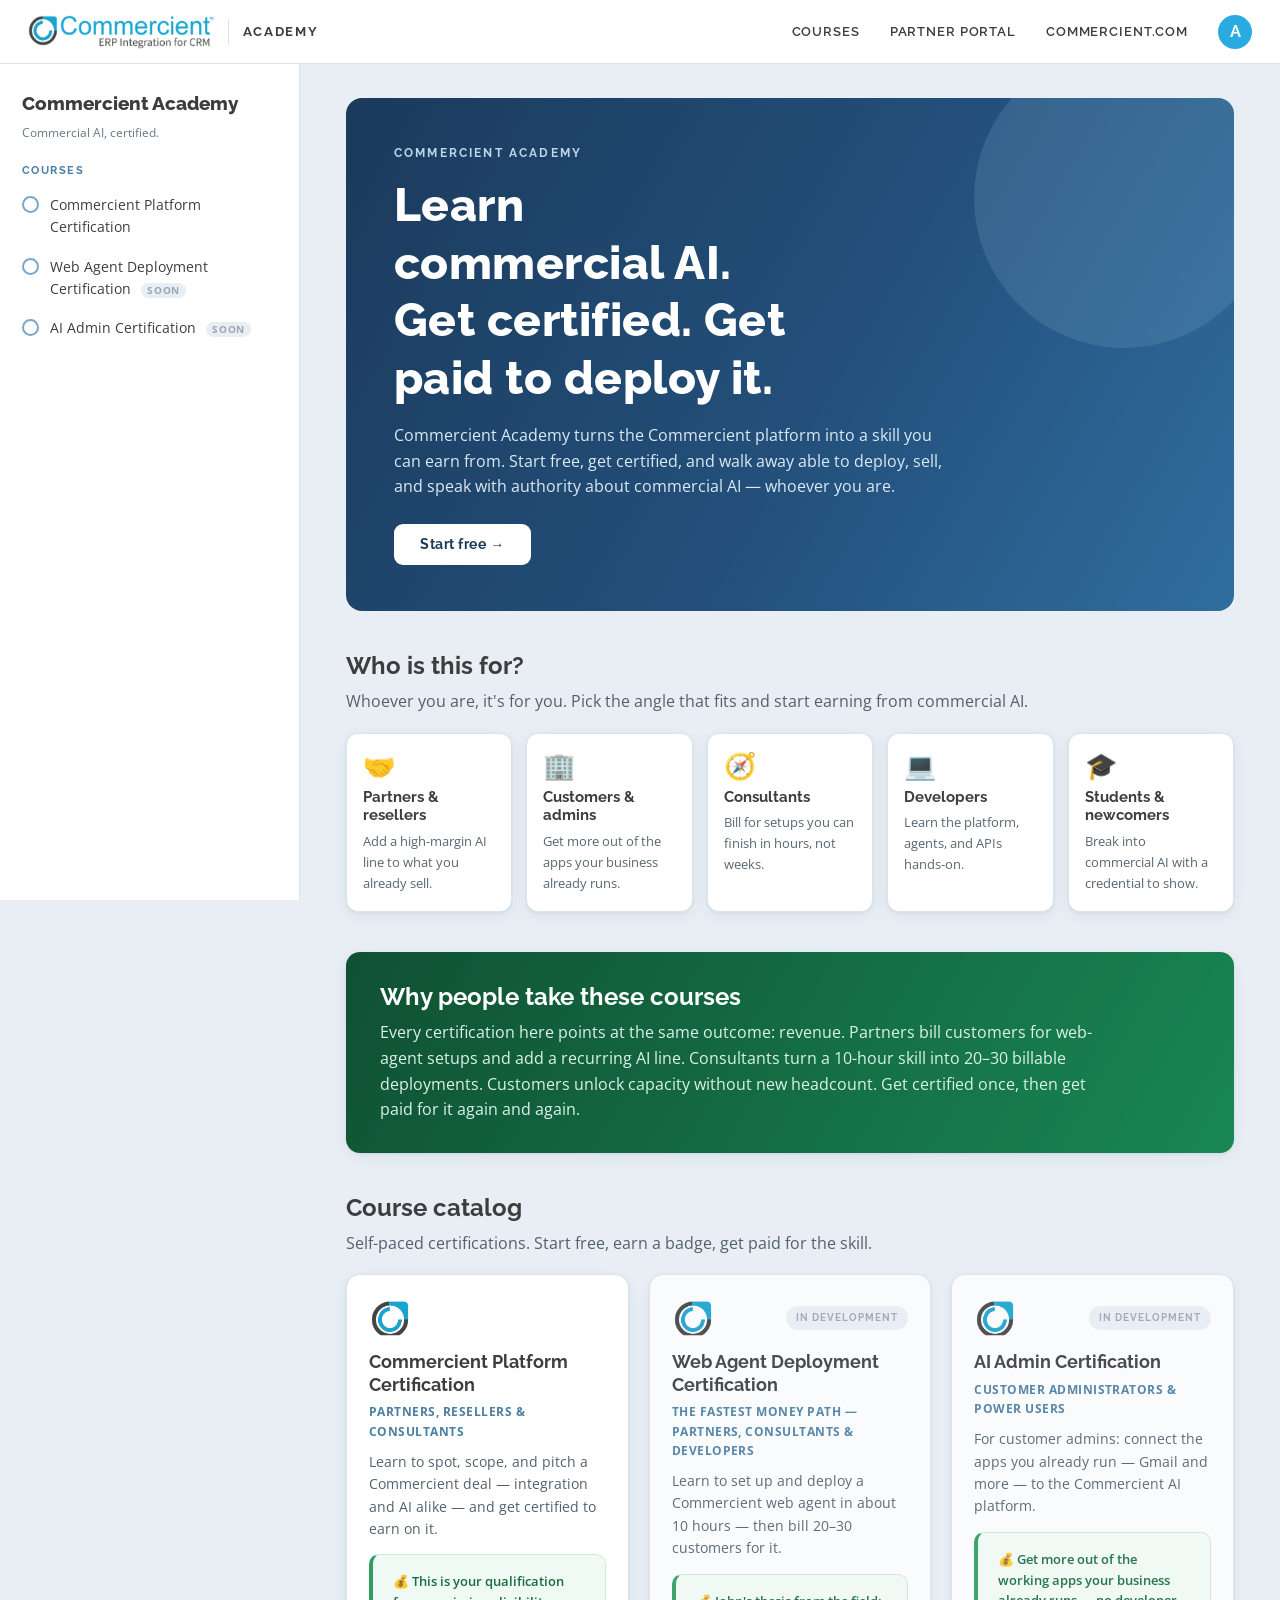
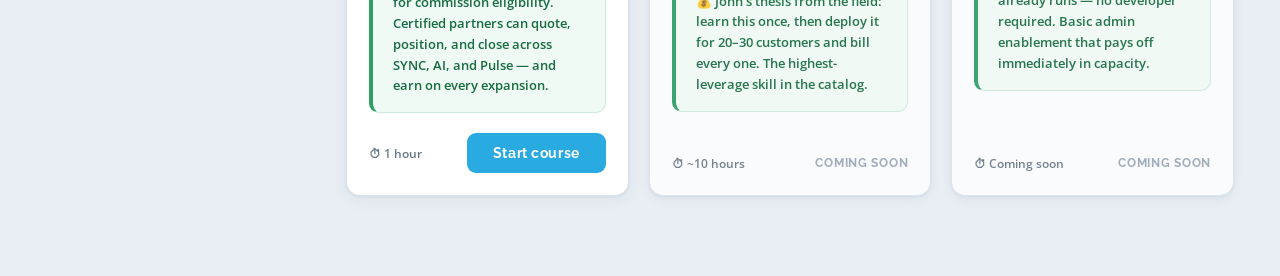
<file: Commercient_Partner_Academy.html>
<!DOCTYPE html>
<html lang="en">
<head>
<meta charset="UTF-8">
<meta name="viewport" content="width=device-width, initial-scale=1.0">
<title>Commercient Academy — Learn commercial AI, get certified</title>
<link rel="icon" href="[data-uri]">
<style>
/* Commercient Partner Academy — styles
   Brand: Teal #29ABE2, Charcoal #3D3D3D, Navy #1B3A5C, Cloud #E8EEF4 */
@import url('https://fonts.googleapis.com/css2?family=Raleway:wght@500;600;700;800&family=Open+Sans:wght@400;600;700&display=swap');

:root{
  --teal:#29ABE2; --charcoal:#3D3D3D; --white:#fff;
  --steel:#4A7FA5; --medblue:#7BA7C8; --pale:#B8D4E4;
  --cloud:#E8EEF4; --navy:#1B3A5C;
  --line:#dbe4ec; --muted:#6a7886;
  --shadow:0 1px 3px rgba(27,58,92,.08),0 4px 16px rgba(27,58,92,.06);
}
*{box-sizing:border-box}
html,body{margin:0;padding:0}
body{font-family:'Open Sans',-apple-system,Segoe UI,sans-serif;color:var(--charcoal);background:var(--cloud);font-size:16px;line-height:1.6}
a{color:var(--teal);text-decoration:none}
a:hover{text-decoration:underline}
h1,h2,h3,h4{font-family:'Raleway',sans-serif;color:var(--charcoal);line-height:1.25}

/* ---------- Top nav ---------- */
.topnav{position:sticky;top:0;z-index:50;display:flex;align-items:center;gap:28px;height:64px;padding:0 28px;background:#fff;border-bottom:1px solid var(--line)}
.topnav .brand{display:flex;align-items:center;gap:14px}
.topnav .brand img{height:34px;display:block}
.topnav .brand .div{width:1px;height:26px;background:var(--line)}
.topnav .brand .acad{font-family:'Raleway';font-weight:700;letter-spacing:.13em;font-size:12.5px;color:var(--charcoal);text-transform:uppercase}
.topnav nav{margin-left:auto;display:flex;gap:30px;align-items:center}
.topnav nav a{font-family:'Raleway';font-weight:600;font-size:12.5px;letter-spacing:.07em;text-transform:uppercase;color:var(--charcoal)}
.topnav nav a:hover{color:var(--teal);text-decoration:none}
.avatar{width:34px;height:34px;border-radius:50%;background:var(--teal);color:#fff;display:flex;align-items:center;justify-content:center;font-weight:700;font-family:'Raleway'}

/* ---------- Layout ---------- */
.shell{display:flex;align-items:flex-start;max-width:1920px;margin:0 auto}
.sidebar{position:sticky;top:64px;align-self:flex-start;width:300px;min-width:300px;height:calc(100vh - 64px);overflow-y:auto;background:#fff;border-right:1px solid var(--line);padding:28px 22px}
.main{flex:1;min-width:0;padding:34px 46px 80px}
.page{max-width:1080px;margin:0 auto}

/* ---------- Sidebar ---------- */
.sb-title{font-family:'Raleway';font-weight:800;font-size:19px;line-height:1.2;margin:0 0 16px}
.sb-overview{display:inline-flex;align-items:center;gap:8px;font-family:'Raleway';font-weight:600;font-size:13px;color:var(--teal);cursor:pointer;text-transform:none;letter-spacing:0}
.sb-overview:hover{text-decoration:underline}
.sb-progress{margin:16px 0 6px}
.sb-bar{height:5px;border-radius:4px;background:var(--cloud);overflow:hidden}
.sb-bar > i{display:block;height:100%;background:var(--teal);width:0;transition:width .4s ease}
.sb-count{font-size:11px;letter-spacing:.12em;text-transform:uppercase;color:var(--muted);font-weight:700;margin-top:8px}
.sb-group{margin-top:22px}
.sb-group > h4{font-size:11px;letter-spacing:.13em;text-transform:uppercase;color:var(--steel);font-weight:700;margin:0 0 8px}
.sb-item{display:flex;align-items:flex-start;gap:11px;padding:8px 10px;margin:1px -10px;border-radius:8px;cursor:pointer;font-size:14px;color:var(--charcoal)}
.sb-item:hover{background:var(--cloud)}
.sb-item.active{background:#e7f4fb;color:#13628a;font-weight:600}
.sb-item .dot{flex:none;width:17px;height:17px;border-radius:50%;border:2px solid var(--medblue);margin-top:2px;position:relative;background:#fff}
.sb-item.done .dot{background:var(--teal);border-color:var(--teal)}
.sb-item.done .dot::after{content:"";position:absolute;left:4px;top:1px;width:4px;height:8px;border:solid #fff;border-width:0 2px 2px 0;transform:rotate(45deg)}

/* ---------- Hero ---------- */
.hero{border-radius:16px;padding:46px 48px;color:#fff;position:relative;overflow:hidden;background:linear-gradient(120deg,#1B3A5C 0%,#23507b 55%,#2f6ea0 100%)}
.hero .circle{position:absolute;right:-40px;top:-50px;width:300px;height:300px;border-radius:50%;background:rgba(123,167,200,.22)}
.hero .eyebrow{font-family:'Raleway';font-weight:700;letter-spacing:.18em;font-size:12px;text-transform:uppercase;color:#bcd6ea;margin:0 0 14px}
.hero h1{color:#fff;font-weight:800;font-size:42px;margin:0 0 16px;letter-spacing:.01em}
.hero p{max-width:78%;color:#dceaf4;font-size:16px;margin:0}
.hero.sm{padding:34px 40px}
.hero.sm h1{font-size:30px;margin-bottom:8px}
.hero .est{display:inline-block;margin-top:14px;background:rgba(255,255,255,.14);border:1px solid rgba(255,255,255,.25);padding:5px 14px;border-radius:30px;font-size:12.5px;font-weight:600;color:#fff}

/* ---------- Cards / sections ---------- */
.card{background:#fff;border:1px solid var(--line);border-radius:14px;box-shadow:var(--shadow)}
.course-card{display:flex;gap:22px;align-items:flex-start;padding:28px 30px;margin-top:24px}
.course-card .mark{width:54px;height:54px;flex:none}
.course-card h3{margin:2px 0 8px;font-size:19px;font-weight:700}
.course-card p{margin:0;color:#52606d}
.cta{display:inline-block;margin-top:16px;background:var(--teal);color:#fff;font-family:'Raleway';font-weight:700;letter-spacing:.04em;padding:12px 26px;border-radius:9px;border:none;cursor:pointer;font-size:14px}
.cta:hover{background:#1f93c6;text-decoration:none}
.cta.ghost{background:transparent;color:var(--teal);border:2px solid var(--teal);padding:10px 24px}
.cta.ghost:hover{background:#eaf6fc}

section.block{margin-top:40px}
section.block > h2{font-size:24px;font-weight:700;margin:0 0 8px}
section.block > .lead{color:#52606d;margin:0 0 18px}

.roadmap{display:grid;grid-template-columns:repeat(3,1fr);gap:18px}
.rm-card{background:#fff;border:1px solid var(--line);border-top:4px solid var(--teal);border-radius:12px;padding:20px 22px;box-shadow:var(--shadow)}
.rm-card .step{font-family:'Raleway';font-weight:700;font-size:11px;letter-spacing:.16em;text-transform:uppercase;color:var(--teal)}
.rm-card h4{margin:8px 0 6px;font-size:16px}
.rm-card p{margin:0;color:#5a6772;font-size:14px}

.learn-list{background:#fff;border:1px solid var(--line);border-radius:12px;padding:10px 12px;box-shadow:var(--shadow)}
.learn-list .li{display:flex;gap:12px;padding:13px 12px;border-bottom:1px solid var(--cloud)}
.learn-list .li:last-child{border-bottom:none}
.learn-list .li .ck{flex:none;width:22px;height:22px;border-radius:50%;background:#e7f4fb;color:var(--teal);display:flex;align-items:center;justify-content:center;font-weight:800;font-size:13px}

.note{background:#fff;border:1px solid var(--line);border-left:4px solid var(--steel);border-radius:10px;padding:18px 22px;margin-top:18px;color:#42505c}
.note h4{margin:0 0 6px;font-size:15px;color:var(--navy)}

/* ---------- Module reader ---------- */
.reader{max-width:1080px;margin:0 auto}
.reader .meta{display:flex;align-items:center;gap:10px;margin-bottom:6px}
.chip{background:#e7f4fb;color:#13628a;font-weight:700;font-size:11px;letter-spacing:.1em;text-transform:uppercase;padding:5px 11px;border-radius:20px;font-family:'Raleway'}
.obj{background:#fff;border:1px solid var(--line);border-radius:12px;padding:18px 24px;margin:22px 0;box-shadow:var(--shadow)}
.obj h4{margin:0 0 10px;font-size:13px;letter-spacing:.1em;text-transform:uppercase;color:var(--steel)}
.obj ul{margin:0;padding-left:20px}
.reader-body{background:#fff;border:1px solid var(--line);border-radius:14px;padding:30px 34px;box-shadow:var(--shadow)}
.reader-body h3{font-size:18px;margin:26px 0 10px;color:var(--navy)}
.reader-body h3:first-child{margin-top:0}
.reader-body p{margin:0 0 14px}
.reader-body ul{margin:0 0 16px;padding-left:22px}
.reader-body li{margin:5px 0}
.reader-body .flow{background:var(--cloud);border-radius:8px;padding:12px 16px;font-weight:600;color:var(--navy);text-align:center;letter-spacing:.02em}
.reader-body h4.step-h{font-family:'Raleway';font-size:15px;color:#13628a;background:#eef6fb;border-left:4px solid var(--teal);border-radius:0 8px 8px 0;padding:9px 14px;margin:22px 0 10px}
.callout{background:#f3f9fd;border:1px solid #d4e8f5;border-left:4px solid var(--teal);border-radius:10px;padding:16px 20px;margin:18px 0}
.callout h4{margin:0 0 6px;font-size:14px;color:var(--navy);text-transform:none;letter-spacing:0}
.callout p{margin:0;color:#42505c}
.two-col{display:grid;grid-template-columns:1fr 1fr;gap:16px;margin:8px 0 4px}
.col-card{border-radius:12px;padding:16px 20px}
.col-card.is{background:#eef8f1;border:1px solid #cfe9d8}
.col-card.isnt{background:#fdf0ef;border:1px solid #f3d5d2}
.col-card h4{margin:0 0 8px;font-size:14px}
.col-card.is h4{color:#1f7a45}.col-card.isnt h4{color:#b23b32}
.col-card ul{padding-left:18px;font-size:14px}
.data-table{width:100%;border-collapse:collapse;margin:8px 0 16px;font-size:14px}
.data-table th{background:var(--navy);color:#fff;text-align:left;padding:10px 12px;font-family:'Raleway';font-weight:600}
.data-table td{border:1px solid var(--line);padding:9px 12px;vertical-align:top}
.data-table tr:nth-child(even) td{background:#f7fafc}
.takeaways{background:#eef6fb;border:1px solid #d4e8f5;border-radius:12px;padding:20px 24px;margin-top:22px}
.takeaways h4{margin:0 0 10px;color:var(--navy);font-size:15px}
.takeaways ul{margin:0;padding-left:20px}
.pager{display:flex;justify-content:space-between;align-items:center;gap:12px;margin-top:26px}
.pager .spacer{flex:1}

/* ---------- Quiz ---------- */
.quiz-intro{max-width:860px}
.q-block{background:#fff;border:1px solid var(--line);border-radius:12px;padding:22px 26px;margin:16px 0;box-shadow:var(--shadow)}
.q-block .qn{font-weight:700;font-family:'Raleway';color:var(--navy);margin:0 0 14px;font-size:16px}
.q-block .qn span{color:var(--teal);margin-right:8px}
.opt{display:flex;gap:12px;align-items:flex-start;padding:12px 15px;border:1.5px solid var(--line);border-radius:9px;margin:8px 0;cursor:pointer;transition:.15s}
.opt:hover{border-color:var(--medblue);background:#f7fbfe}
.opt input{margin-top:3px}
.opt.correct{border-color:#3fae6a;background:#eef8f1}
.opt.wrong{border-color:#d9534f;background:#fdf0ef}
.qsec-head{font-family:'Raleway';font-weight:700;color:var(--steel);text-transform:uppercase;letter-spacing:.1em;font-size:13px;margin:34px 0 4px;border-bottom:2px solid var(--line);padding-bottom:8px}
.scorebar{position:sticky;bottom:0;background:#fff;border:1px solid var(--line);border-radius:12px;padding:16px 22px;margin-top:24px;display:flex;align-items:center;gap:18px;box-shadow:0 -2px 14px rgba(27,58,92,.08)}
.scorebar .res{font-weight:700;font-family:'Raleway';font-size:16px}
.scorebar .res.pass{color:#1f7a45}.scorebar .res.fail{color:#b23b32}

/* ---------- Certificate ---------- */
.cert-wrap{max-width:900px;margin:0 auto}
.certificate{background:#fff;border:3px solid var(--teal);border-radius:14px;padding:46px 56px;text-align:center;position:relative;box-shadow:var(--shadow)}
.certificate::before{content:"";position:absolute;inset:10px;border:1px solid var(--pale);border-radius:8px;pointer-events:none}
.certificate img{height:46px;margin-bottom:18px}
.certificate .ttl{font-family:'Raleway';font-weight:800;font-size:13px;letter-spacing:.22em;text-transform:uppercase;color:var(--steel)}
.certificate h2{font-size:30px;margin:10px 0 6px;color:var(--navy)}
.certificate .name{font-family:'Raleway';font-weight:800;font-size:26px;color:var(--teal);margin:18px 0;border-bottom:2px solid var(--cloud);display:inline-block;padding:0 30px 8px}
.certificate .body{color:#52606d;max-width:560px;margin:0 auto}
.certificate .row{display:flex;justify-content:space-between;margin-top:40px;font-size:13px;color:var(--muted)}
.cert-input{padding:11px 14px;border:1.5px solid var(--line);border-radius:8px;font-size:15px;font-family:inherit;min-width:280px}
/* registration form */
.regform{background:#fff;border:1px solid var(--line);border-radius:14px;padding:26px 28px;box-shadow:var(--shadow);max-width:640px}
.field-row{display:flex;gap:16px}
.field{display:flex;flex-direction:column;gap:6px;margin-bottom:16px;flex:1}
.field span{font-family:'Raleway';font-weight:600;font-size:13px;color:var(--navy)}
.field input{padding:11px 14px;border:1.5px solid var(--line);border-radius:8px;font-size:15px;font-family:inherit;width:100%}
.field input:focus{outline:none;border-color:var(--teal)}
.form-err{color:#b23b32;font-size:14px;margin:0 0 14px;font-weight:600}
/* certificate meta + banner */
.cert-meta{display:grid;grid-template-columns:1fr 1fr;gap:10px 28px;max-width:620px;margin:30px auto 0;text-align:left}
.cert-meta > div{font-size:14px;color:var(--charcoal);border-bottom:1px solid var(--cloud);padding-bottom:8px}
.cert-meta span{display:block;font-family:'Raleway';font-weight:700;font-size:11px;letter-spacing:.08em;text-transform:uppercase;color:var(--steel);margin-bottom:2px}
.email-banner{background:#eef8f1;border:1px solid #cfe9d8;border-left:4px solid #3fae6a;border-radius:10px;padding:14px 18px;margin-bottom:18px;color:#1f5e3a;font-size:14px}
.hide{display:none!important}

/* ---------- Sidebar: academy/catalog mode ---------- */
.sb-tag{font-size:12px;color:var(--muted);margin:-8px 0 6px}
.sb-crumb{font-family:'Raleway';font-weight:600;font-size:12px;color:var(--teal);cursor:pointer;margin-bottom:14px;display:inline-block}
.sb-crumb:hover{text-decoration:underline}
.sb-item .soon-tag{font-style:normal;font-size:9.5px;font-weight:700;letter-spacing:.08em;text-transform:uppercase;color:#9aa7b3;background:var(--cloud);padding:1px 6px;border-radius:10px;margin-left:6px;vertical-align:middle}
.sb-item .pct{font-style:normal;font-size:11px;font-weight:700;color:var(--teal);margin-left:6px}

/* ---------- Home hero ---------- */
.home-hero h1{font-size:46px;max-width:14ch}
.home-hero p{max-width:62ch}
.hero-cta{margin-top:24px;background:#fff;color:var(--navy)}
.hero-cta:hover{background:#eaf6fc}

/* ---------- Who is this for ---------- */
.aud-grid{display:grid;grid-template-columns:repeat(5,1fr);gap:14px}
.aud-card{background:#fff;border:1px solid var(--line);border-radius:12px;padding:18px 16px;box-shadow:var(--shadow)}
.aud-card .aud-ic{font-size:26px;line-height:1;margin-bottom:10px}
.aud-card h4{margin:0 0 6px;font-size:15px}
.aud-card p{margin:0;font-size:13px;color:#5a6772}

/* ---------- Money band + money callout ---------- */
.money-band{background:linear-gradient(120deg,#0f5132 0%,#198754 100%);border-radius:14px;padding:30px 34px;color:#fff;box-shadow:var(--shadow)}
.money-band h2{color:#fff;margin:0 0 8px}
.money-band p{margin:0;color:#dcf3e6;max-width:80ch}
.callout.money{background:#f0faf4;border-color:#cdeada;border-left-color:#2e9e63}
.callout.money strong{color:#176c41;font-weight:600;display:block}

/* ---------- Course catalog ---------- */
.catalog{display:grid;grid-template-columns:repeat(3,1fr);gap:20px}
.course-tile{display:flex;flex-direction:column;background:#fff;border:1px solid var(--line);border-radius:14px;padding:22px 22px;box-shadow:var(--shadow)}
.course-tile.soon{opacity:.92;background:#fbfcfd}
.tile-top{display:flex;align-items:center;justify-content:space-between;margin-bottom:12px}
.tile-mark{width:42px;height:42px}
.tile-tag{font-family:'Raleway';font-weight:700;font-size:10px;letter-spacing:.1em;text-transform:uppercase;color:#9aa7b3;background:var(--cloud);padding:4px 10px;border-radius:20px}
.tile-badge{font-family:'Raleway';font-weight:700;font-size:11px;letter-spacing:.06em;text-transform:uppercase;color:#1f7a45;background:#eef8f1;border:1px solid #cfe9d8;padding:4px 10px;border-radius:20px}
.course-tile h3{margin:0 0 6px;font-size:18px}
.tile-aud{margin:0 0 10px;font-size:12px;font-weight:700;letter-spacing:.04em;text-transform:uppercase;color:var(--steel)}
.tile-desc{margin:0 0 14px;font-size:14px;color:#52606d;flex:0 0 auto}
.tile-money{margin:0 0 14px}
.tile-money strong{font-size:13px}
.tile-bar{height:5px;border-radius:4px;background:var(--cloud);overflow:hidden;margin-bottom:14px}
.tile-bar > i{display:block;height:100%;background:var(--teal)}
.tile-foot{margin-top:auto;display:flex;align-items:center;justify-content:space-between;gap:12px;padding-top:6px}
.tile-time{font-size:12px;font-weight:600;color:var(--muted)}
.tile-foot .cta{margin-top:0}
.tile-soon{font-family:'Raleway';font-weight:700;font-size:12px;letter-spacing:.06em;text-transform:uppercase;color:#9aa7b3}

/* ---------- Badges ---------- */
.badge{display:inline-flex;flex-direction:column;align-items:center;text-align:center;gap:6px;width:140px}
.badge .badge-disc{position:relative;width:84px;height:84px;border-radius:50%;display:flex;align-items:center;justify-content:center;background:radial-gradient(circle at 35% 30%,#3fc0f0,#1b6fa0);box-shadow:0 6px 16px rgba(27,58,92,.25)}
.badge.locked .badge-disc{background:radial-gradient(circle at 35% 30%,#c4d2dd,#8ea2b2)}
.badge .badge-ring{position:absolute;inset:6px;border:2px dashed rgba(255,255,255,.7);border-radius:50%}
.badge .badge-ic{font-size:34px}
.badge .badge-name{font-family:'Raleway';font-weight:800;font-size:14px;color:var(--navy)}
.badge .badge-sub{font-size:11px;color:var(--muted);letter-spacing:.04em}
.badge.lg{width:170px}
.badge.lg .badge-disc{width:108px;height:108px}
.badge.lg .badge-ic{font-size:46px}
.badge.lg .badge-name{font-size:16px}
.badge.sm{width:120px}
.badge.sm .badge-disc{width:66px;height:66px}
.badge.sm .badge-ic{font-size:28px}
.badge-strip{display:flex;flex-wrap:wrap;gap:24px}
.badge-link{cursor:pointer;border-radius:12px;padding:8px;transition:.15s}
.badge-link:hover{background:#fff;box-shadow:var(--shadow)}

/* ---------- Achievement / share ---------- */
.achieve{display:flex;gap:28px;align-items:center;background:linear-gradient(120deg,#1B3A5C,#2f6ea0);border-radius:16px;padding:30px 34px;color:#fff;margin-bottom:22px}
.achieve .badge .badge-name,.achieve .badge .badge-sub{color:#fff}
.achieve-copy{flex:1}
.achieve-copy .eyebrow{font-family:'Raleway';font-weight:700;letter-spacing:.18em;font-size:11px;text-transform:uppercase;color:#bcd6ea;margin:0 0 8px}
.achieve-copy h2{color:#fff;margin:0 0 8px;font-size:26px}
.achieve-copy p{margin:0;color:#dceaf4;max-width:62ch}
.share-row{display:flex;gap:12px;margin-top:18px;flex-wrap:wrap}
.share-li{background:#0a66c2}
.share-li:hover{background:#08528f}
.achieve .cta.ghost{color:#fff;border-color:rgba(255,255,255,.6)}
.achieve .cta.ghost:hover{background:rgba(255,255,255,.12)}
.copy-note{display:inline-block;margin-top:10px;font-size:13px;color:#c7f0d6}

@media print{.topnav,.sidebar,.no-print{display:none!important}.main{padding:0}.shell{display:block}}
@media (max-width:1180px){.aud-grid{grid-template-columns:repeat(3,1fr)}.catalog{grid-template-columns:repeat(2,1fr)}}
@media (max-width:1080px){.roadmap{grid-template-columns:1fr 1fr}.two-col{grid-template-columns:1fr}}
@media (max-width:820px){.sidebar{display:none}.roadmap{grid-template-columns:1fr}.main{padding:24px}.aud-grid{grid-template-columns:1fr 1fr}.catalog{grid-template-columns:1fr}.achieve{flex-direction:column;text-align:center}.home-hero h1{font-size:34px}}

</style>
</head>
<body>
  <header class="topnav">
    <a class="brand" href="#" data-go="home">
      <img src="[data-uri]" alt="Commercient">
      <span class="div"></span>
      <span class="acad">Academy</span>
    </a>
    <nav>
      <a href="#" data-go="home">Courses</a>
      <a href="https://portal.commercient.com" target="_blank" rel="noopener">Partner Portal</a>
      <a href="https://www.commercient.com" target="_blank" rel="noopener">Commercient.com</a>
      <span class="avatar">A</span>
    </nav>
  </header>
  <div class="shell">
    <aside class="sidebar" id="sidebar"></aside>
    <main class="main" id="main"></main>
  </div>
  <script>
/* Commercient Academy — course content
   Source: Commercient_Partner_Academy_Source (Google Drive)
   Structure: ACADEMY (umbrella identity) + COURSES (catalog) defined at the
   bottom of this file, referencing the MODULES and QUIZ that follow. */

const ACADEMY = {
  name: "Commercient Academy",
  // Goal-first framing: lead with the payoff, not the curriculum.
  headline: "Learn commercial AI. Get certified. Get paid to deploy it.",
  intro: "Commercient Academy turns the Commercient platform into a skill you can earn from. Start free, get certified, and walk away able to deploy, sell, and speak with authority about commercial AI — whoever you are.",
  // "Who is this for?" — shown first, before any curriculum.
  audiences: [
    { icon: "🤝", title: "Partners & resellers", desc: "Add a high-margin AI line to what you already sell." },
    { icon: "🏢", title: "Customers & admins", desc: "Get more out of the apps your business already runs." },
    { icon: "🧭", title: "Consultants", desc: "Bill for setups you can finish in hours, not weeks." },
    { icon: "💻", title: "Developers", desc: "Learn the platform, agents, and APIs hands-on." },
    { icon: "🎓", title: "Students & newcomers", desc: "Break into commercial AI with a credential to show." }
  ],
  // Money-motivation copy woven through the catalog and course pages.
  payoff: {
    title: "Why people take these courses",
    body: "Every certification here points at the same outcome: revenue. Partners bill customers for web-agent setups and add a recurring AI line. Consultants turn a 10-hour skill into 20–30 billable deployments. Customers unlock capacity without new headcount. Get certified once, then get paid for it again and again."
  }
};

const MODULES = [
  {
    id: 1, group: "Platform & Selling",
    title: "How Commercient prices and sells integration",
    time: "12 min",
    objectives: [
      "Understand the Commercient platform umbrella and the three product lines underneath it",
      "Know the three components and three figures on every Commercient quote",
      "Identify the six variables that move price, and where partners can and can't quote numbers"
    ],
    body: `
      <p>Commercient is a platform, not a single product. Underneath the platform umbrella sit three product lines — <strong>SYNC integration, AI agentic solutions, and Pulse automations</strong> — and all three are powered by the same data lake that Sync builds for every customer. A customer who is already integrated has the foundation in place for AI and Pulse with no additional integration work. That's the moat.</p>
      <p>The practical implication for partners: a deal that used to be "let's get them on Sync" is now "let's get them on the Commercient platform, starting with Sync." Once they're on the platform, the same conversation continues into AI and Pulse — same customer, multiple expansions, same data layer.</p>
      <h3>The three components, three figures on every SYNC quote</h3>
      <p>Every Commercient integration quote breaks down into three components: technology, initial setup, and ongoing success plan. These show up on the quote as three figures the customer reviews:</p>
      <ul>
        <li><strong>Annual Success Plan</strong> — the support / managed-service component, billed yearly</li>
        <li><strong>Monthly SaaS</strong> — the platform / integration subscription</li>
        <li><strong>Success Plan</strong> — the project setup / onboarding amount, one-time at delivery</li>
      </ul>
      <h3>The six variables that move the price</h3>
      <ul>
        <li>Systems being connected</li>
        <li>Number of ERP instances or databases</li>
        <li>Number of table/object-level connection points (custom tables and objects carry additional cost)</li>
        <li>Direction (one-way vs bidirectional)</li>
        <li>Number of CRM users</li>
        <li>Required SYNC frequency</li>
      </ul>
      <div class="callout"><h4>Where partners get pricing</h4><p>Partners have access to the Quoting Tool inside the Partner Portal for ballpark estimates and can also reach out to their PAM when a deal is unusual or needs a sanity check. Final quotes always come from Commercient sales after your PAM connects you with a Commercient AE. There is no published "starts at" price — pricing is driven by the 6 variables listed above.</p></div>
    `,
    takeaways: [
      "Commercient is a platform; SYNC, AI, and Pulse all sit on the same data lake",
      "Three components, three figures on every integration quote (Annual Success Plan, Monthly SaaS, Success Plan)",
      "Six variables drive price; partners use the Quoting Tool for ballparks and the PAM for everything else"
    ]
  },
  {
    id: 2, group: "Platform & Selling",
    title: "Spotting an integration opportunity",
    time: "8 min",
    objectives: [
      "Recognize the language clients use when they need integration",
      "Know the minimum information needed to bring Commercient in",
      "Know the disqualifiers — what we don't do"
    ],
    body: `
      <p>Most integration opportunities surface in conversations that aren't about integration. Train your ear for these phrases:</p>
      <ul>
        <li>"We can't see ERP data in our CRM."</li>
        <li>"Our reps can't tell what was paid or shipped."</li>
        <li>"Finance and sales are using different numbers."</li>
        <li>"We're moving from QuickBooks to a real ERP." (or vice versa)</li>
        <li>"Their HubSpot Sales Hub is going live but the back office isn't connected."</li>
      </ul>
      <p>Every one of those is an integration opportunity in plain language. When you hear one, the intake your Commercient rep needs from you is short and you can collect it in any client conversation.</p>
      <h3>The minimum intake</h3>
      <ul>
        <li>ERP and version</li>
        <li>CRM and version</li>
        <li>Direction (ERP → CRM, CRM → ERP, or bidirectional)</li>
        <li>User count (CRM seats)</li>
        <li>Key data objects in scope (accounts, orders, invoices, products, etc.)</li>
      </ul>
      <p>That's enough to scope the deal and produce a ballpark.</p>
      <h3>The disqualifiers — what we don't do</h3>
      <ul>
        <li><strong>No one-time imports or migrations.</strong> Recurring sync only.</li>
        <li><strong>No ERP-to-ERP integrations.</strong> We connect CRM ↔ ERP, eCommerce ↔ ERP, and similar — not ERP ↔ ERP.</li>
      </ul>
    `,
    takeaways: [
      "Listen for system-of-record disconnects in everyday client language",
      "Five fields of intake (ERP, CRM, direction, users, objects) is enough to bring us in",
      "Disqualifiers: no one-time jobs, no ERP-to-ERP"
    ]
  },
  {
    id: 3, group: "Platform & Selling",
    title: "Confirming Commercient supports the systems",
    time: "5 min",
    objectives: [
      "Verify Commercient supports a customer's system stack before scoping",
      "Know what to do when an integration isn't in the standardized catalog"
    ],
    body: `
      <p>Before you scope a deal, confirm Commercient connects to the systems the customer has. The fastest way: go to <a href="https://www.commercient.com" target="_blank" rel="noopener">www.commercient.com</a> and use the search in the top right.</p>
      <p>Type the systems you're trying to connect — for example, "givecampus sage" or "netsuite hubspot." The product results show every supported SYNC integration that matches.</p>
      <div class="callout"><h4>If the search returns no result</h4><p>That doesn't automatically mean we can't do it. Most often it means the integration isn't in the standardized SYNC catalog and the deal would be either Custom or Pulse. Email your PAM or partners@commercient.com to confirm.</p></div>
      <p>The integration finder is also available inside the Partner Portal under <strong>Pre-Sales Resources</strong>.</p>
    `,
    takeaways: [
      "Website search is the first stop for system-support questions",
      "If it's not there, it might still be doable as Custom or Pulse — ask your PAM"
    ]
  },
  {
    id: 7, group: "Partner Tools",
    title: "The Partner Portal: your home base",
    time: "15 min",
    objectives: [
      "Get oriented to the Partner Portal dashboard and its key sections",
      "Know how to use Charlie, the Partner AI Assistant, as your first stop for Commercient questions",
      "Submit leads, track active deals, and find your PAM"
    ],
    body: `
      <p>Every partner has access to the Commercient Partner Portal — a single dashboard where you submit leads, get instant quotes, track active deals, manage joint customers, access support tickets, and find integration documentation.</p>
      <p>Log in at <a href="https://portal.commercient.com" target="_blank" rel="noopener">portal.commercient.com</a> using your partner credentials. If you don't have access yet, email partners@commercient.com or contact your PAM.</p>
      <div class="callout"><h4>Practical homework for this module</h4><p>Complete the <a href="https://app.teamwalnut.com/player/?demoId=74497551-96e1-49af-8283-fcd9b9d98347&screenId=e51e4cc2-b3d5-41a0-bf3f-0058cd7297b4&showGuide=true&showGuidesToolbar=true&showHotspots=true&openGuidesToolbar=false&source=app" target="_blank" rel="noopener">Partner Portal click-through tutorial</a> — a full walkthrough of the dashboard.</p></div>
      <h3>The dashboard at a glance</h3>
      <p>The top of the dashboard shows your partnership metrics, cumulative across the lifetime of your relationship with Commercient:</p>
      <ul>
        <li><strong>Sourced Leads</strong> — commission-eligible referrals you've submitted</li>
        <li><strong>Shared Customers</strong> — referrals that closed (won opportunities, past and active)</li>
        <li><strong>Earned Commission</strong> — total commission earned across your partnership</li>
        <li><strong>Client Referrals From Commercient</strong> — number of times Commercient has recommended you to a SYNC customer</li>
      </ul>
      <h3>Charlie — your Partner AI Assistant</h3>
      <p>Bottom right corner of the dashboard, the blue robot icon. Charlie is the partner-facing agent built on the same Commercient AI platform you'll be selling. Ask Charlie anything about Commercient: supported connectors, configuration questions, the Phase 1 or Phase 2 approach, technical setup details, contract or process questions. Charlie surfaces answers and links to the underlying knowledge-base articles.</p>
      <p>The instruction to internalize: <strong>save yourself an email — ask Charlie first.</strong></p>
      <h3>Submitting a lead</h3>
      <p>Two ways, both routed to your PAM:</p>
      <ul>
        <li>The "Submit a Lead to Commercient" form on the dashboard captures your info, the lead contact, and the lead company. Goes straight to your PAM's inbox.</li>
        <li>Email your PAM directly. Same destination — pick whichever is easier in the moment.</li>
      </ul>
      <h3>Tracking active leads and deals</h3>
      <p>Below the quoting tool is the <strong>Active Deals</strong> table. It's integrated with Commercient's sales CRM so you can see deal status, stage, and which Commercient rep is managing each shared deal in real time. Your single source of truth for "where is that deal I sent in two weeks ago."</p>
      <h3>Support tab</h3>
      <ul>
        <li><strong>My Tickets</strong> — every support ticket across every customer project you're tagged on, in one place</li>
        <li><strong>Help Center</strong> — Commercient's full library of knowledge articles, video walkthroughs, and support documentation. Searchable. Covers all 200+ ERPs we connect to.</li>
        <li><strong>Questions / Feedback</strong> — direct line to the all-team partner inbox</li>
      </ul>
      <h3>Your PAM</h3>
      <p>Contact info at the bottom of the dashboard. Your dedicated point of contact across your entire partner / customer journey. When in doubt, route through your PAM.</p>
    `,
    takeaways: [
      "Portal at portal.commercient.com using your partner credentials",
      "Charlie answers Commercient questions and is your first stop before email",
      "Two ways to submit a lead — both go to your PAM",
      "The Walnut click-through demo is the practical homework for this module"
    ]
  },
  {
    id: 8, group: "Partner Tools",
    title: "Using the Partner Portal Quoting Tool",
    time: "10 min",
    objectives: [
      "Generate accurate ballpark quotes using the tool's inputs",
      "Know which License Type and Frequency defaults to use",
      "Understand the integration-points pricing tip for fast ballparks"
    ],
    body: `
      <p>The Quoting Tool lives on the Partner Portal dashboard. It's the first time partners have been able to self-generate an accurate ballpark quote for most integration projects in minutes, without waiting on a Commercient rep. A copy of every quote is emailed to the address you provide.</p>
      <h3>What to enter</h3>
      <ul>
        <li><strong>Company name and contact.</strong> Use your name or the client's POC. Email for quote delivery is required.</li>
        <li><strong>ERP and ERP Version.</strong> If your ERP isn't in the dropdown, contact your PAM — they'll point you in the right direction.</li>
        <li><strong>CRM and CRM Version.</strong> Same — if not listed, your PAM has the comprehensive list.</li>
        <li><strong>License Type.</strong> For most accurate pricing, select "CRM User License" and input the number of users for the customer's CRM instance. If you're unsure, select "Platform License."</li>
        <li><strong>Frequency.</strong> The single most significant price driver in the tool. Default recommendation: <strong>M–F twice per day (8am, 1pm)</strong> — sufficient for ~90% of customers. Only quote a higher frequency if the customer has specifically asked for it.</li>
        <li><strong>Direction.</strong> Phase 1 = ERP to CRM (or other system) only. Phase 2 = CRM (or other) to ERP only. Bidirectional = 2-way syncing.</li>
        <li><strong>Integration points.</strong> Select the data objects / tables you intend to sync. Most common ones are listed; if what you need isn't there, contact your PAM for the full list.</li>
      </ul>
      <div class="callout"><h4>Pricing tip</h4><p>If you're not certain of the exact tables, select the correct number of integration points per direction. Pricing scales primarily on count and direction, so the ballpark will be roughly accurate even if the specific tables shift later.</p></div>
      <p>Disclaimer text on the tool: "This is an estimated quote. Please confirm all details with the Sales Team before finalizing." Partners use the tool for ballparks; final quotes always come from Commercient sales. If a number doesn't look right, or the deal is unusual, email your PAM for a sanity check before sharing the figure with your client.</p>
    `,
    takeaways: [
      "Frequency is the biggest price driver — default to M–F twice/day",
      "Pricing scales with the count of integration points per direction",
      "Always sanity-check unusual deals with your PAM before sharing the ballpark figure"
    ]
  },
  {
    id: 9, group: "Delivery & Scope",
    title: "Commercient Guided Implementation (CGI)",
    time: "15 min",
    objectives: [
      "Explain CGI to a customer in one paragraph",
      "Set the right expectation before contract signing",
      "Know the TPAF process for partner participation"
    ],
    body: `
      <p>CGI is one of the things that makes Commercient distinct, and one of the most important things a partner can introduce well. Customers who understand CGI before they sign walk into delivery confident, engaged, and ready to move quickly.</p>
      <h3>What CGI is</h3>
      <p>Commercient Guided Implementation is an avatar-led, interactive virtual environment where the customer configures their Commercient SYNC according to their purchased license. The customer's guide inside the environment is "Ruby." The experience is gamified — customers move through rooms, complete objectives, earn badges, and unlock the next step. A live human Customer Success team is reachable inside the environment in real time, so help is always one click away.</p>
      <h3>What the customer does inside CGI</h3>
      <p>From the welcome email customers receive after contract signing: "during this interactive session you will: register your IP address, create your HelpDesk login, schedule a meeting with your dedicated Customer Success Manager, identify your project members, and register to access your project plan, sync configuration, alerts, dashboard, and install and configure your sync." The customer gets a Friendly PIN and a Registration ID in the same email.</p>
      <p>The CGI map walks them through:</p>
      <p class="flow">Requirements → Account Matching → CRM SYNC → Layout Training → Delivery → Add-ons</p>
      <p>A clear, step-by-step path from signing to live integration.</p>
      <h3>Why CGI is central to how Commercient delivers</h3>
      <p>CGI is the core of how Commercient delivers integrations at scale. The guided environment, paired with embedded human support, lets us standardize the highest-quality parts of an implementation while keeping the human team available exactly when the customer needs them. The same project delivered fully human-driven, end-to-end, would price at a multiple of the CGI price — roughly what a traditional consulting firm would charge for an equivalent custom build.</p>
      <h3>How partners set customers up for a great CGI experience</h3>
      <p>Introduce CGI early — ideally during the sales conversation, before contract signing. Let the customer know their implementation begins in an interactive guided environment with real human support available throughout. Customers who hear this up front are prepared to start implementation right away.</p>
      <h3>How partners participate in CGI</h3>
      <p>If a partner is named in the original contract, they're already authorized. If they aren't, they sign a <strong>TPAF (Third Party Authorization Form)</strong>, which Commercient sends after the partner reaches out to partners@commercient.com and signs an NDA. From there, partners can participate in their customer's CGI sessions and have admin/portal access scoped to the project.</p>
      <h3>Phase 2 inside CGI</h3>
      <p>When the customer is ready for Phase 2, they re-enter the Application Room and talk to the Phase 2 avatar. Many customers prefer this and use it in place of a separate Phase 2 Kick-Off Meeting — that's a fully supported path. The CSM verifies CGI completion before scheduling Phase 2 work.</p>
      <div class="callout"><h4>The pitch line for partners</h4><p>"After signing, your team will begin implementation in Commercient's Guided Implementation environment. It walks you step by step through setup, configuration, project readiness, and delivery, with live Customer Success support available throughout. It gives everyone a clear path from contract to go-live, so your team knows exactly what to do, when to do it, and where to get help."</p></div>
    `,
    takeaways: [
      "CGI gives customers a clear, guided path from signing to implementation",
      "Partners should introduce CGI before contract signing so customers know what to expect",
      "The customer is supported throughout CGI by both the guided environment and the Customer Success team",
      "Partners can participate in CGI when included in the contract or authorized through the TPAF process",
      "For Phase 2, customers can continue through CGI by using the Application Room avatar"
    ]
  },
  {
    id: 10, group: "Delivery & Scope",
    title: "How Commercient Delivers: Phase 1 and Phase 2",
    time: "15 min",
    objectives: [
      "Describe the full delivery arc from CGI completion to go-live",
      "Explain what happens at each step of Phase 1 and what the customer is expected to do",
      "Explain what makes Phase 2 different from Phase 1 and how it's triggered",
      "Know what the Customer Panel gives customers access to",
      "Identify where the partner's role is most valuable during delivery"
    ],
    body: `
      <h3>The delivery arc at a glance</h3>
      <p>After a customer signs, the implementation moves through the following steps in sequence:</p>
      <p class="flow">CGI (including Installation) → Phase 1 (ERP to CRM) → Phase 2 (CRM to ERP, if included) → Ongoing Success Plan</p>
      <p>Phase 1 and Phase 2 are distinct delivery projects. They run sequentially — Commercient recommends completing Phase 1 before beginning Phase 2, because the data foundation built in Phase 1 is what Phase 2 relies on. Each step has a defined team, a defined scope, and defined outcomes. Partners who understand this arc can set accurate expectations, help customers stay engaged, and avoid the confusion that stalls projects.</p>
      <h3>Commercient Guided Implementation (CGI)</h3>
      <p>As covered in Module 9, CGI is the interactive guided environment where customers complete onboarding after contract signing. One of the key steps the customer completes inside CGI is installation — connecting Commercient's infrastructure to their ERP system, supported live by Commercient's Installation team. The connection method depends on how the ERP is hosted:</p>
      <ul>
        <li><strong>SQL Sync:</strong> Used when the ERP data lives on a Microsoft SQL Server. The Installation team creates a dedicated SQL user, clones the relevant ERP tables to Commercient's cloud servers, and configures the sync agent on the customer's server.</li>
        <li><strong>ODBC Sync:</strong> Used for non-SQL ERPs or legacy systems. Requires an ODBC driver configured on the customer's server; the team sets up the driver connection and clones the tables from there.</li>
        <li><strong>API Sync:</strong> Used for cloud-based ERPs (NetSuite, Business Central, and similar). No software is installed on the customer's server — the connection is configured server-side by Commercient using the ERP's API and OAuth credentials.</li>
      </ul>
      <p>For on-premise ERPs, the customer's IT team needs to whitelist Commercient's IP addresses so the sync agent can communicate outbound. This is one of the most common sources of early delay — worth flagging with the customer during the sales conversation that IT needs to know it's coming. Once installation is complete and sample records are verified in the CRM, the Phase 1 Kickoff Meeting is scheduled and Phase 1 delivery begins.</p>
      <h3>Phase 1 — ERP to CRM</h3>
      <p>Phase 1 is the direction most customers know best: ERP data flowing into the CRM. Accounts, contacts, orders, invoices, pricing, inventory, payment history — the data your customer's sales team needs in one place. Phase 1 runs automatically on the sync schedule the customer purchased (typically twice per day, Monday through Friday). Once configured, it runs without manual intervention.</p>
      <h4 class="step-h">Step 1: Kickoff Meeting</h4>
      <p>A live meeting between the customer and the Phase 1 Team, where the contract is translated into a specific, actionable configuration. What gets confirmed:</p>
      <ul>
        <li>ERP and CRM systems and versions</li>
        <li>Sync frequency and schedule (confirmed against the license)</li>
        <li>Years of transactional history to sync (default: 3 years for invoices and orders)</li>
        <li>Whether the sync targets a sandbox or production CRM</li>
        <li>Active/inactive filters for accounts and products</li>
        <li>Custom fields the customer wants included (up to 3–5 per standard object)</li>
        <li>How multi-location ship-to addresses should be handled</li>
        <li>Whether ERP data should overwrite existing CRM account fields (the "Source of Truth" question)</li>
        <li>Parent/child relationship handling for accounts with multiple ship-to addresses</li>
        <li>Whether sales rep ownership assignment is needed</li>
      </ul>
      <p>The kickoff also includes a table review — the team walks the customer through the ERP tables cloned to Commercient's cloud, confirms record counts match expectations, and flags anything missing before work begins.</p>
      <div class="callout"><h4>Partner's role at kickoff</h4><p>If you're included in the project (via TPAF or the original contract), attending the kickoff is valuable. You'll hear how the customer describes their data, which often surfaces scope questions or CRM configuration needs that fall to you. You can also help the customer come prepared — knowing their sync frequency preference, having ERP credentials ready, and an IT contact available for whitelisting.</p></div>
      <h4 class="step-h">Step 2: Account and Product Matching</h4>
      <p>If the CRM already has existing account records when Phase 1 begins, a matching process links existing CRM accounts to their corresponding ERP customers using a unique key — <strong>ARCustomerCode</strong> (on Account records) or <strong>ExternalKey</strong> (on all other objects like Contacts and Products). Without matching, the sync can't tell whether an incoming ERP account already exists in the CRM — the result is duplicate records.</p>
      <p>The Phase 1 Team runs the matching tool, exports the results to a spreadsheet, and sends it to the customer before the matching meeting. The export breaks into four categories: Matched, Duplicates, Unmatched CRM, and Unmatched ERP. In the matching meeting, the team walks the customer through the tool and helps review results. The customer owns their data and must confirm or correct the matches — Commercient facilitates and provides the tooling.</p>
      <ul>
        <li>Matching compares field values (company name, email, phone, address). Fuzzy matching can improve results for records that don't match exactly.</li>
        <li>Duplicates in the CRM need cleanup before the sync runs cleanly. Commercient doesn't clean data — that's the partner's or customer's responsibility (see Module 11).</li>
        <li>If matching takes time, the engineer can use a small set of confirmed matches (as few as 5–10 records) to begin sync configuration while the customer continues.</li>
        <li>If the CRM is empty (brand new), no matching is needed and the sync can run immediately.</li>
      </ul>
      <div class="callout"><h4>Partner's role in matching</h4><p>Data cleanup is squarely in partner territory. Helping a customer clean messy CRM data — duplicates, inconsistent naming, missing fields — before or during matching directly accelerates the project and prevents rework. One of the most common places partners add visible value during delivery.</p></div>
      <h4 class="step-h">Step 3: Core Sync and Add-On Sync</h4>
      <p>The core sync is the foundation of Phase 1: Customers (accounts), Addresses, Contacts, Salespersons, Sales Order Headers, Sales Order Detail Lines, Invoice Headers, and Invoice Detail Lines — the objects that make up the standard integration for most customers. After the core objects are configured and validated, the sync is enabled and records begin flowing on schedule.</p>
      <p>Add-ons are any additional objects beyond the core — products, price lists, inventory levels, payment history, documents, RMAs, custom tables, and similar — configured after the core sync is stable. Larger scopes mean more add-ons, one of the main reasons timelines vary. Data flows at scheduled intervals (not real time unless purchased). Records are upserted: new ERP records create new CRM records; updated ERP records update the matching CRM record. Once synced, a record only syncs again when a mapped field changes in the ERP.</p>
      <h4 class="step-h">Step 4: Layout Training</h4>
      <p>A live session where the Phase 1 Team walks the customer through what they can see and do in the CRM with their synced data, and covers the Customer Panel — Commercient's customer-facing portal for managing their sync. It covers how accounts relate to synced objects, how the ARCustomerCode field works, how to add synced fields to CRM page layouts via formula fields, how product/item data is structured, and sales rep ownership assignment.</p>
      <p>The <strong>Customer Panel</strong> (registration.shop.commercient.com) gives customers direct visibility into their sync:</p>
      <ul>
        <li><strong>Project Status</strong> — what stage their implementation is at</li>
        <li><strong>Sync Logs</strong> — error logs and sync history; see if records failed and why</li>
        <li><strong>Change Requests</strong> — request frequency adjustments, additional fields, or other config changes</li>
        <li><strong>Dashboard</strong> — graphical view of records synced by object over time</li>
        <li><strong>Data Usage</strong> — how much data is transferred (3 GB threshold before additional charges)</li>
        <li><strong>Sync Alert Notifications</strong> — email alerts on sync errors, toggleable any time</li>
        <li><strong>Account Matching Tool</strong> — accessible directly by the customer for ongoing matching</li>
      </ul>
      <div class="callout"><h4>Partner's role at Layout Training</h4><p>Attending helps you understand exactly what the customer can see, which surfaces the CRM customization work that follows — workflows, automations, reports, dashboards, pipeline stages built on the synced data. That downstream work is partner territory, and Layout Training is often the natural handoff point where partners take over and deliver the CRM business layer.</p></div>
      <h4 class="step-h">Step 5: Phase 1 Sign-Off</h4>
      <p>Phase 1 is delivered when the core sync is running, the data is verified (correct records, mapping, values), add-ons are configured and synced, and the customer is trained on their CRM layout and Customer Panel. Sign-off is confirmed through the customer's review and acknowledgment that the data looks correct. The Phase 1 Team monitors sync logs, resolves integration errors, and closes out open tasks. After sign-off, the CSM remains the ongoing point of contact; change requests, new tables, or scope additions go through the ticketing system.</p>
      <h3>Phase 2 — CRM to ERP</h3>
      <p>Phase 2 is the reverse direction: data originating in the CRM written back into the ERP. The most common use case is syncing a closed-won opportunity or a CRM quote into the ERP as an order. Phase 2 differs from Phase 1 in several important ways:</p>
      <ul>
        <li><strong>Phase 2 requires an API.</strong> Unlike Phase 1 (ODBC, SQL, or API), Phase 2 can only write into the ERP through the ERP's API. If there's no available API, the standard path isn't possible — a flat-file alternative may exist in some cases but requires additional assessment.</li>
        <li><strong>Phase 2 is not automatic.</strong> Commercient adds a <strong>Commercient Import</strong> checkbox to the relevant CRM object (e.g., Opportunity, Quote). When a user checks it — or a CRM workflow checks it automatically at a specific status — Commercient picks up that record on the next sync run and writes it into the ERP. Two auxiliary fields (<strong>Commercient Completed</strong> and <strong>Commercient Message</strong>) report whether the import succeeded or failed and what happened.</li>
        <li><strong>Phase 2 carries a circular sync risk.</strong> When Phase 2 writes a record into the ERP, Phase 1 picks that updated record up on the next sync and pushes it back to the CRM. If CRM workflows are triggered by that update, you can get a loop. Excluding the Commercient integration user from triggering downstream automations prevents this.</li>
      </ul>
      <p>Phase 2 steps:</p>
      <ul>
        <li><strong>Kickoff Meeting:</strong> The Phase 2 Team confirms the CRM objects and ERP tables involved, collects ERP API credentials, and verifies scope against the contract. Someone with ERP knowledge must be present.</li>
        <li><strong>Configuration and Internal Testing:</strong> The team configures the import processes and field mapping, then runs internal tests to verify data lands correctly in the ERP.</li>
        <li><strong>Live Demo and Training (Initial Sign-Off):</strong> The team shows how to trigger the sync (the Commercient Import checkbox), interpret the Completed and Message fields, and run the sync on schedule. The customer can test live with real records.</li>
        <li><strong>UAT and Final Sign-Off:</strong> The customer tests Phase 2 on their own, with the team available for corrections. Final sign-off confirms the processes run correctly and the customer is satisfied.</li>
      </ul>
      <div class="callout"><h4>Partner's role in Phase 2</h4><p>Phase 2 often requires CRM configuration Commercient doesn't do — workflows to auto-check the Commercient Import checkbox, status-based triggers, approval gates, or ensuring the right CRM fields are populated before a record is pushed. That's consultant work. Partners who understand what Phase 2 needs from the CRM side can prepare customers before kickoff and reduce the back-and-forth that stretches out Phase 2 timelines.</p></div>
      <h3>Who's involved during delivery</h3>
      <p>The <strong>CSM</strong> owns the customer relationship through the entire delivery — for status, escalations, or anything about progress, all roads run through the CSM. The <strong>Phase 1 Team</strong> handles ERP→CRM delivery (kickoff, matching, core sync, layout training, add-ons, sign-off). The <strong>Phase 2 Team</strong> handles CRM→ERP delivery (kickoff, configuration, live demo, UAT, sign-off) and can't start until Phase 1 is complete. Your <strong>PAM</strong> is the partner-side resource for coordination, visibility, and escalation across the whole engagement — if something feels stuck or misaligned, the PAM is the right first call.</p>
    `,
    takeaways: [
      "Delivery sequence: CGI (incl. Installation) → Phase 1 → Phase 2 (if included) → Ongoing Success Plan; complete Phase 1 before Phase 2",
      "Phase 1 (ERP → CRM) is automatic on the purchased schedule: Kickoff, Account Matching, Core Sync, Layout Training, Sign-Off",
      "Account Matching links existing CRM records to ERP records; without it the sync creates duplicates — partners accelerate it by cleaning data early",
      "Layout Training teaches the customer to use synced data and the Customer Panel — the natural handoff point for partner CRM work",
      "Phase 2 (CRM → ERP) requires an ERP API, uses a manual trigger (Commercient Import checkbox), and carries a circular-sync risk CRM logic must account for",
      "CSM is the point of contact for project status; PAM is the partner's escalation resource",
      "The Customer Panel (registration.shop.commercient.com) shows sync logs, project status, change requests, data usage, and sync alerts"
    ]
  },
  {
    id: 11, group: "Delivery & Scope",
    title: "What Commercient is and isn't responsible for",
    time: "10 min",
    objectives: [
      "Recite the scope boundary cleanly to set customer expectations",
      "Recognize common out-of-scope requests and route them appropriately",
      "Understand which out-of-scope requests are partner upsell opportunities"
    ],
    body: `
      <h3>The essential boundary</h3>
      <p>Commercient is responsible for <strong>moving and mapping data between systems</strong> accurately and consistently. The partner and customer are responsible for how that data is structured, cleaned, and used within each system. Commercient performs technical transformation required for integration — mapping, SQL views, posting logic. Commercient does <strong>not</strong> perform business transformation — logic, strategy, or system behavior.</p>
      <div class="two-col">
        <div class="col-card is">
          <h4>Commercient IS responsible for</h4>
          <ul>
            <li>Moving and mapping data between ERP, CRM, and connected systems</li>
            <li>Running scheduled syncs on the agreed cadence (e.g. 2x per day)</li>
            <li>Configuring and delivering Phase 1 (ERP → CRM): setup, validation, CRM layout training, log monitoring, sign-off</li>
            <li>Configuring and delivering Phase 2 (CRM → ERP), if included</li>
            <li>Technical data transformation (SQL views, field mapping, data joins)</li>
            <li>Account matching — linking ERP and CRM records via unique keys</li>
            <li>Monitoring sync logs and resolving integration errors</li>
            <li>Providing Admin Panel tools (sync history, logs, resync, change requests)</li>
          </ul>
        </div>
        <div class="col-card isnt">
          <h4>Commercient is NOT responsible for</h4>
          <ul>
            <li>Cleaning, normalizing, deduplicating, or fixing data inside the customer's ERP or CRM</li>
            <li>CRM configuration: workflows, automation, reporting, UI setup, pipeline stages</li>
            <li>ERP configuration or internal business rules</li>
            <li>Business logic: pricing strategies, sales processes, operational workflows</li>
            <li>How data behaves inside destination systems after it lands</li>
            <li>Guaranteeing the accuracy of source data</li>
            <li>Acting as a CRM admin, ERP consultant, or RevOps resource</li>
            <li>Building reports, dashboards, or analytics</li>
            <li>Adding new tables / endpoints outside contracted scope (requires re-quote)</li>
            <li>Major scope changes without a re-quote</li>
          </ul>
        </div>
      </div>
      <h3>Common out-of-scope requests</h3>
      <ul>
        <li>"Fix duplicate records in our CRM"</li>
        <li>"Clean or normalize our ERP data"</li>
        <li>"Change our pricing logic or business rules"</li>
        <li>"Build workflows in CRM"</li>
        <li>"Make synced data behave differently after it lands"</li>
      </ul>
      <div class="callout"><h4>Why this is a partner opportunity</h4><p>Almost every one of those requests is the consulting partner's wheelhouse — Commercient delivers the data layer, the partner delivers the business layer. Out-of-scope requests are often partner service opportunities, not part of Commercient's integration delivery scope.</p></div>
    `,
    takeaways: [
      "Commercient moves and maps data between systems, accurately and consistently",
      "Customers and partners own how that data is structured, cleaned, and used",
      "Out-of-scope requests are partner upsell opportunities"
    ]
  },
  {
    id: 12, group: "Delivery & Scope",
    title: "Implementation timelines and what causes variance",
    time: "10 min",
    objectives: [
      "Give a customer the standard timeline range when asked",
      "Identify what makes a project go fast vs. slow",
      "Know who the customer should talk to for project status"
    ],
    body: `
      <h3>The standard ranges</h3>
      <ul>
        <li><strong>Phase 1 standard delivery:</strong> roughly 2–10 weeks from CGI completion to live sync.</li>
        <li><strong>Phase 2 standard delivery:</strong> roughly 2–10 weeks after Phase 1 is in production.</li>
        <li><strong>Total Phase 1 + Phase 2 from contract to fully live:</strong> typically 1–4 months.</li>
      </ul>
      <h3>What lands a project at the fast end</h3>
      <ul>
        <li>Customer completes CGI promptly and provides credentials and access on day one</li>
        <li>ERP and CRM instances are standard, supported versions (not heavily customized or hosted by a restricted provider)</li>
        <li>Direction and objects are within the standardized SYNC scope — no custom fields, no non-standard objects</li>
        <li>Customer has clean source data and a clear sense of which fields they want mapped</li>
        <li>Customer assigns a single accountable POC who attends kickoff and stays engaged</li>
        <li>Phase 2 is requested and scoped at the same time as Phase 1</li>
      </ul>
      <h3>What lands a project at the slow end</h3>
      <p><strong>Customer skips or delays CGI.</strong> CGI is the self-service registration process every new customer completes before installation can begin. Until CGI is done, nothing else starts. A customer who sits on it for weeks sits on the clock.</p>
      <p><strong>Custom scope.</strong> Non-standard objects, custom ERP fields, ERP-to-ERP attempts (which Commercient does not do), and legacy or unusual ERP versions all require custom development outside the standard SYNC catalog — scoped and priced separately, and takes longer.</p>
      <p><strong>ERP or CRM access issues.</strong> One of the most common and least understood delay drivers:</p>
      <ul>
        <li><strong>IP whitelisting delays.</strong> The customer's IT team must whitelist Commercient's IP addresses so the SYNC agent can communicate with their server or ERP environment.</li>
        <li><strong>OAuth credential issues.</strong> Cloud ERPs/CRMs connect via API using OAuth and require valid admin credentials. Wrong, expired, deactivated, or mis-scoped credentials cause the connection to fail.</li>
        <li><strong>Sandbox vs. production confusion.</strong> Confirm — in writing — which environment SYNC is built on and what the handoff to production looks like, during or before CGI, not during implementation.</li>
        <li><strong>Right Networks / Rightworks hosting.</strong> If a customer's ERP (commonly QuickBooks) is hosted by Rightworks or a similar hosted desktop provider, the API is typically blocked. Identify this before contract signing.</li>
      </ul>
      <p><strong>Source data quality problems.</strong> Commercient maps data; it does not clean it. Dirty source data makes mapping take longer and is the customer's responsibility (see Module 11).</p>
      <p><strong>Scope changes mid-project.</strong> Adding objects or changing direction after start requires a re-quote and resets the relevant timeline.</p>
      <p><strong>Phase 1 isn't signed off before Phase 2 starts.</strong> Running both simultaneously loses focus and creates environment confusion. Exceptions exist, but it's the exception.</p>
      <p><strong>Customer-side stakeholder churn or unavailability.</strong> No workaround when a key POC or admin becomes unreachable.</p>
      <h3>Who's on a customer's delivery team</h3>
      <table class="data-table">
        <thead><tr><th>Role</th><th>What they do</th></tr></thead>
        <tbody>
          <tr><td>CSM (Customer Success Manager)</td><td>Owns the customer relationship from onboarding through delivery. The partner's primary contact for status and escalations.</td></tr>
          <tr><td>Installation Engineer</td><td>Connects the SYNC agent to the ERP, clones the relevant tables, verifies record counts. Hands off to Phase 1.</td></tr>
          <tr><td>Phase 1 Engineer</td><td>Owns kickoff, CRM layout training, template selection, field mapping review, error log checks, and Phase 1 sign-off.</td></tr>
          <tr><td>Phase 2 Engineer</td><td>Owns Phase 2 scoping, configuration, live demo, and sign-off. Works with the customer's ERP admin on writeback logic.</td></tr>
          <tr><td>L2 Developer</td><td>Handles custom SQL views, non-standard objects, or sync logic beyond the standard template. Assigned via internal ticket.</td></tr>
        </tbody>
      </table>
      <p>Every partner also has a dedicated <strong>PAM</strong>. The CSM owns the customer's delivery experience; the PAM supports the partner's overall relationship with Commercient.</p>
      <h3>The single point of contact</h3>
      <p>The CSM is the primary point of contact for customer-specific project status. Engineers are coordinated through the CSM, so partners should not reach out to engineers directly. For broader visibility or escalation, the PAM is the right partner-side resource.</p>
    `,
    takeaways: [
      "2–10 weeks per phase, 1–4 months end-to-end is the standard range",
      "CGI completion and clean source data are the biggest accelerators",
      "Sandbox vs. production must be confirmed before implementation begins",
      "ERP access issues (IP whitelisting, OAuth, hosting restrictions) are a leading cause of delays",
      "Scope changes mid-project require a re-quote and reset timing",
      "The CSM is the single point of contact for project status; partner escalations go through the PAM"
    ]
  },
  {
    id: 4, group: "The AI Opportunity",
    title: "Spotting an AI Opportunity",
    time: "8 min",
    objectives: [
      "Recognize common customer signals that point to an AI opportunity",
      "Understand the difference between Internal and External agents",
      "Match common business pain points to agent types",
      "Know when and how to bring the Commercient AI team in to co-present"
    ],
    body: `
      <h3>Why the AI opportunity exists here</h3>
      <p>Commercient AI is a natural conversation to have with integration customers because AI is only as useful as the data it can access. Many companies are interested in AI, but their business data is still split across systems. Commercient SYNC creates a connected data layer across ERP, CRM, and related systems — giving AI agents better business context and more useful answers.</p>
      <p>For partners, this means <strong>existing SYNC customers are strong AI opportunities</strong>. If Phase 1 is already live, the foundation is often already in place.</p>
      <h3>The two types of agents</h3>
      <p><strong>Internal agents</strong> are staff-facing. They help employees answer questions, surface action items, draft communications, and work faster without switching between systems. Example questions: "Which customers are past due and trying to place new orders?", "Can we fulfill these expiring quotes with current inventory?", "What did this customer buy last year?"</p>
      <p><strong>External agents</strong> are customer-facing. They live on a website or portal, answer inbound questions, pull from the knowledge base or product catalog, capture leads, and route requests. External agents are often a strong first AI conversation because they're easy to visualize, easy to demo, and require less internal change.</p>
      <h3>The listening vocabulary</h3>
      <p><strong>Signals for an Internal agent</strong></p>
      <ul>
        <li>"Someone manually pulls this report every Monday." → Quote / Gap Report / Accounting / Sales agent</li>
        <li>"Our reps go into the ERP before every customer call." → Sales agent</li>
        <li>"Our CFO spends hours every week on reconciliation." → Accounting agent</li>
        <li>"Reps don't know what to sell this account next." → Sales or Gap Report agent</li>
        <li>"Our helpdesk gets a lot of 'where's my order?' questions." → Customer Success agent</li>
      </ul>
      <p><strong>Signals for an External agent</strong></p>
      <ul>
        <li>"We don't have anyone staffing the website chat after hours."</li>
        <li>"Leadership is asking us what we're doing with AI."</li>
        <li>"Our website chat tool just routes to email."</li>
        <li>"Customers ask the same questions before they ever talk to sales."</li>
      </ul>
      <h3>Agent types at a glance</h3>
      <table class="data-table">
        <thead><tr><th>What the customer says</th><th>Possible agent type</th><th>What it can help with</th></tr></thead>
        <tbody>
          <tr><td>"Someone manually pulls this report."</td><td>Quote / Gap Report / Accounting</td><td>Recurring reports, gap analysis, next-best-product, reconciliation support</td></tr>
          <tr><td>"Reps check ERP before customer calls."</td><td>Sales agent</td><td>Order history, inventory, pricing, open quotes, account status</td></tr>
          <tr><td>"The CFO spends hours on reconciliation."</td><td>Accounting agent</td><td>ERP/CRM comparisons, discrepancies, AR follow-up, account flags</td></tr>
          <tr><td>"Support gets too many order-status questions."</td><td>Customer Success agent</td><td>Order status, shipment tracking, account balance, common questions</td></tr>
          <tr><td>"Leadership wants to see something with AI."</td><td>External / Website agent</td><td>Visible AI use case, website experience, lead capture</td></tr>
          <tr><td>"Our chat tool is not really staffed."</td><td>External / Website agent</td><td>Always-on web support, product questions, lead routing</td></tr>
        </tbody>
      </table>
      <h3>The right starting point</h3>
      <p>When you're not sure where to begin, the External agent is often the easiest first conversation — visible, simple to understand, easy to demo, and lower change-management. From there, Internal agents become a natural next conversation.</p>
      <h3>When the customer mentions CRM-native AI tools</h3>
      <p>Customers may mention Salesforce Agentforce, HubSpot Breeze, Zoho AI, Microsoft Copilot, or other platform-native assistants. This is a positive signal. The next question is whether their data is connected well enough for those tools to deliver useful answers. Most CRM-native AI tools are strongest with complete, reliable data. Commercient connects ERP and CRM data into a more complete business data layer — making CRM-native tools more practical, and supporting cross-system use cases that go beyond one platform. These tools complement each other rather than compete.</p>
      <h3>When to bring the Commercient AI team in to co-present</h3>
      <ul>
        <li>The partner brings the relationship and customer context.</li>
        <li>Commercient brings the AI demo and technical explanation.</li>
        <li>Both teams listen for which agent type best fits the customer's business need.</li>
      </ul>
      <p>Bring the customer's website URL in advance, use the agent-card conversation during the demo, and focus on the business problem, not the technology.</p>
    `,
    takeaways: [
      "AI works best when it has access to complete, reliable business data",
      "Existing SYNC customers are strong AI opportunities because the data foundation may already be in place",
      "Internal agents support employees; External agents support customers and prospects",
      "External agents are often the easiest first AI conversation",
      "CRM-native AI tools are more useful when ERP and CRM data are connected",
      "Bring in the Commercient AI team to co-present, especially on early or strategic opportunities"
    ]
  },
  {
    id: 5, group: "The AI Opportunity",
    title: "Running the Commercient AI Demo Yourself",
    time: "15 min",
    objectives: [
      "Pre-flight the demo environment for any prospect",
      "Run the External Agent → Internal Agent → Cards → ROI → Speed Race flow",
      "Position AI as business enablement, not staff replacement",
      "End the demo with the most convincing proof point"
    ],
    body: `
      <p>Visit <a href="https://demo.commercient.ai" target="_blank" rel="noopener">demo.commercient.ai</a> — the same demo environment Commercient uses internally. Log in with your existing Commercient portal credentials. It's a polished sales-side environment built for a clean, consistent walkthrough — not the live product, but the right tool for showing what the product can do.</p>
      <h3>1. Pre-flight before the call</h3>
      <p>Pick the prospect's website, or use commercient.com as a fallback. Plug in the URL, choose the closest industry match, and confirm the page loads inside the demo environment. The industry match determines the sample data shape. If a site blocks the embed, screenshot the homepage and upload it as the background image. Either way, the goal is for the customer to see their own brand on screen. Complete this setup before the call.</p>
      <h3>2. External Agent first</h3>
      <p>Start with the External Agent — usually the easiest first concept. Walk through what the agent could do with public-facing knowledge (sitemap, product catalog, FAQ, service pages). Show a visitor asking a product question, getting a useful answer and the right product URL, and being offered a lead-capture form. The lead-capture form is an action — it can log information to the CRM through an API, showing the agent moves a process forward.</p>
      <h3>3. Internal Agent second</h3>
      <p>Show what an agent can do for staff when it can pull from both ERP and CRM data. Three reliable demo prompts:</p>
      <ul>
        <li>"Any customers past due right now and trying to place new orders?"</li>
        <li>"Any expiring quotes?"</li>
        <li>"Can we fill those quotes against current inventory?"</li>
      </ul>
      <p>In about thirty seconds, the agent produces an action plan that would otherwise take much longer across two systems. Then ask the agent to draft an outreach email based on what it found — showing it helps complete work, not just answer questions.</p>
      <h3>4. Agent Cards interlude</h3>
      <p>Use the agent cards to help the customer picture different use cases: "Does a Quote Agent stand out? What about Accounting, Customer Success, Website, or Gap Reports?" The cards are a conversation tool, not a hard close.</p>
      <h3>5. ROI Calculator</h3>
      <p>The ROI calculator uses sliders for team size, questions per day, minutes per question, and hourly cost. Frame it as business enablement: "Most customers see this as giving their team more capacity and faster answers, not replacing people."</p>
      <h3>6. The Speed Race, saved for last</h3>
      <p>The Speed Race is the side-by-side video showing an agent versus a human doing the work the old way. The agent produces the first answer in seconds and drafts an email before the manual side catches up. This lands best at the end — the proof point that ties everything together.</p>
      <div class="callout"><h4>Partner demo tool note</h4><p>A partner-specific version of the demo tool is on the roadmap. Until then, partners can use the customer-facing demo tool with their own framing.</p></div>
    `,
    takeaways: [
      "Pre-flight the customer URL before the call so the demo starts cleanly",
      "Start with the External Agent because it's easy to understand and relevant to most businesses",
      "Move to the Internal Agent to show how connected ERP and CRM data produce an action plan quickly",
      "Use the agent cards as conversation starters, not a hard close",
      "Frame the ROI calculator around productivity, capacity, and better customer experience",
      "Save the Speed Race for the end as the final proof point"
    ]
  },
  {
    id: 6, group: "The AI Opportunity",
    title: "How to Position Commercient as an AI Partner",
    time: "10 min",
    objectives: [
      "Use the integration-foundation pitch to bridge from SYNC to AI conversations",
      "Explain how connected ERP, CRM, and eCommerce data supports better AI outcomes",
      "Differentiate Commercient AI from CRM-native AI tools",
      "Explain the co-presented demo model",
      "Position Commercient AI as a consultative, customizable solution"
    ],
    body: `
      <h3>The core idea</h3>
      <p>A strong AI conversation starts with the customer's data foundation. Commercient delivers integrations across systems like Sage, NetSuite, Intacct, Salesforce, HubSpot, Zoho, Magento, and others — creating a connected data layer across ERP, CRM, eCommerce, and related systems. That matters because AI is only useful when it can access the right business context. For partners, this creates a natural bridge from integration to AI.</p>
      <h3>The partner pitch</h3>
      <div class="callout"><p>"Commercient helps connect your ERP, CRM, eCommerce, and related systems so your business data is more complete and usable. That connected data layer is what makes AI agents more practical. Instead of only answering generic questions, agents can work from real business context — customer status, order history, open quotes, inventory, account balances, pricing history, and support activity. Since your team is already thinking about integration, this is a natural time to also look at how that connected data could support AI."</p></div>
      <h3>The six parts of the talk track</h3>
      <p><strong>1. The Integration Foundation.</strong> Connected ERP, CRM, and eCommerce data gives AI better business context.</p>
      <p><strong>2. The Platform Story.</strong> SYNC, AI, and Pulse are part of a broader platform. SYNC connects systems, AI surfaces insights and supports workflows, Pulse provides visibility into activity, performance, and outcomes.</p>
      <p><strong>3. The Customer-Readiness Framing.</strong> Many leadership teams are already asking about AI. Partners help move from general interest to practical, business-specific use cases.</p>
      <p><strong>4. The CRM-Native AI Distinction.</strong> CRM-native tools (Agentforce, Breeze, Zoho AI, Copilot) can be useful, but the key is whether they have enough business data. Commercient connects ERP and CRM data into a broader business data layer, making those tools more informed and supporting cross-system agents.</p>
      <p><strong>5. The Co-Presented Demo Model.</strong> The partner brings the relationship and context; Commercient brings the demo and technical explanation; both listen for the right agent type.</p>
      <p><strong>6. The Customization Framing.</strong> Commercient AI is consultative and customizable — agents are designed around the customer's data, workflows, and needs. A customer may start with one agent and expand into others over time.</p>
      <h3>Suggested partner language</h3>
      <div class="callout"><p>"Because Commercient connects data across ERP, CRM, eCommerce, and related systems, the AI conversation becomes much more practical. The agent is not just working from generic content or one system — it can work from the customer's connected business data. That means the conversation can move from 'we should do something with AI' to specific use cases. Commercient can co-present the demo with us, help identify the right starting point, and tailor the agent strategy around the customer's business."</p></div>
    `,
    takeaways: [
      "Integration creates the data foundation that makes AI more useful",
      "Position Commercient as the company delivering the integration and AI platform; the partner brings the relationship and context",
      "CRM-native AI tools can be useful, and Commercient AI complements them with cross-system use cases",
      "Co-presenting is the right model for early partner-led AI demos",
      "Commercient AI is consultative and customizable, with room to expand into additional agents over time"
    ]
  },
  {
    id: 13, group: "Partner Operations",
    title: "Commission and Incentives",
    time: "5 min",
    objectives: [
      "Understand the standard commission structure for Integration, Pulse, and AI deals",
      "Know when commission becomes payable by project type",
      "Understand the certification requirement for commission eligibility"
    ],
    body: `
      <h3>Standard commission structure</h3>
      <p>Partners earn <strong>10% of the first-year contract value</strong> for eligible Commercient contracts. This applies to Integration contracts, Integration + Pulse contracts, and AI contracts. The commission is calculated on the first-year contract value, not future renewal years.</p>
      <h3>When commission becomes payable</h3>
      <p>Commission is payable after the required delivery milestone is completed:</p>
      <ul>
        <li>For <strong>Integration projects</strong>, commission is payable after <strong>Phase 1 sign-off completion</strong>.</li>
        <li>For <strong>Pulse and AI projects</strong>, commission is payable after <strong>setup and implementation are complete</strong>.</li>
      </ul>
      <p>Commission is tied to successful project delivery, not simply contract signing.</p>
      <h3>Certification gates commission eligibility</h3>
      <p>Per the partner agreement, commission is only payable to partners who maintain <strong>current Commercient Platform Certification</strong>. Certification must be completed within the twelve months preceding any commission claim. The program covers the Commercient platform, including Integration, Pulse, and AI.</p>
      <p>Certification is awarded after completing the platform training series and passing the quiz at the end. Once you pass, you'll receive a certificate of completion. Download that certificate and send it to your PAM so they can mark your certification as completed.</p>
      <p>If you have questions about your certification status, contact your PAM or email <strong>partners@commercient.com</strong>.</p>
    `,
    takeaways: [
      "Partners earn 10% of the first-year contract value for eligible Integration, Pulse, and AI contracts",
      "Integration commission is payable after Phase 1 sign-off completion",
      "Pulse and AI commission is payable after setup and implementation are complete",
      "Certification is required annually for commission eligibility",
      "Schedule certification through your PAM or partners@commercient.com"
    ]
  },
  {
    id: 14, group: "Partner Operations",
    title: "Reference materials",
    time: "5 min",
    objectives: [
      "Know where to find every supporting asset",
      "Know how to request additional resources from your PAM"
    ],
    body: `
      <h3>Resources you have access to</h3>
      <ul>
        <li><a href="https://www.commercient.com" target="_blank" rel="noopener">www.commercient.com</a> — confirm support for any system combination via search</li>
        <li><a href="https://portal.commercient.com" target="_blank" rel="noopener">portal.commercient.com</a> — dashboard, lead submission, Quoting Tool, Active Deals table, Charlie, Help Center</li>
        <li><strong>Charlie</strong> — your Partner AI Assistant, bottom right of the dashboard</li>
        <li><a href="https://demo.commercient.ai" target="_blank" rel="noopener">demo.commercient.ai</a> — the Commercient AI demo tool, runs with your portal credentials</li>
        <li>The <a href="https://app.teamwalnut.com/player/?demoId=74497551-96e1-49af-8283-fcd9b9d98347&screenId=e51e4cc2-b3d5-41a0-bf3f-0058cd7297b4&showGuide=true&showGuidesToolbar=true&showHotspots=true&openGuidesToolbar=false&source=app" target="_blank" rel="noopener">Partner Portal click-through walkthrough</a></li>
        <li>The customer success stories library — sortable by CRM, ERP, eCommerce, and Industry</li>
        <li>AI assets — demo script, pricing doc, Agentic AI One Pager, AI glossary (tokens, temperature, MCP, agentic, tool call, hallucination, etc.)</li>
        <li>Your PAM — your dedicated POC, contact info at the bottom of your dashboard</li>
      </ul>
      <p>When in doubt, route through your PAM.</p>
    `,
    takeaways: [
      "Portal, demo tool, and Charlie are your three daily-use resources",
      "Reference customers are sortable on the website",
      "Your PAM is your dedicated POC for everything else"
    ]
  }
];

const QUIZ = {
  passMark: 0.8,
  sections: [
    "Platform, Quoting, and Partner Operations",
    "Delivery, Scope, and Implementation Expectations",
    "AI Opportunity, Demo Flow, and Positioning"
  ],
  questions: [
    { s:0, q:'A prospect says, "Let\'s just start with SYNC and talk about the rest later." Which partner framing best reflects the course?',
      a:["SYNC should be sold as a stand-alone product because AI and Pulse require separate, unrelated foundations.","Commercient should be positioned as a platform, with SYNC often serving as the starting point for later AI and Pulse expansion.","AI should be pitched first because integration is secondary to the platform story.","Pulse should be sold before SYNC because it determines the final integration design."], c:1 },
    { s:0, q:"A client asks what the three figures on a standard SYNC quote represent. Which answer is accurate?",
      a:["Annual Success Plan, Monthly SaaS, and a one-time Success Plan","Annual License Fee, Monthly Success Retainer, and a one-time Platform Plan","Monthly SaaS, Annual Implementation Fee, and a one-time Support Deposit","Annual Success Plan, Monthly Data Lake Fee, and a one-time Discovery Retainer"], c:0 },
    { s:0, q:"A partner wants to give a customer a price on the spot. Which statement is most accurate?",
      a:["Partners can give final pricing once they know the ERP, CRM, and direction.","Partners can use the Quoting Tool for ballparks, but final quotes come from Commercient sales.","Final prices are published as “starts at” numbers, so the partner can quote directly from the rate card.","The PAM can issue the binding final quote without involving sales if the deal is standard."], c:1 },
    { s:0, q:'A customer says, "Finance and sales are using different numbers." You have the ERP, CRM, direction, CRM user count, and the main objects in scope. What is the best next step?',
      a:["Wait until every custom field is inventoried before involving Commercient.","Bring Commercient in, because that minimum intake is enough to scope a ballpark.","Decline the opportunity because mismatched numbers are a reporting issue, not an integration issue.","Move straight to CGI since the basic systems are already known."], c:1 },
    { s:0, q:"Which request is explicitly outside Commercient's standard integration offering?",
      a:["Recurring ERP-to-CRM sync","Bidirectional CRM-to-ERP sync","One-time import or migration project","Recurring CRM-to-ERP sync"], c:2 },
    { s:0, q:"Before scoping a new deal, a partner wants to confirm whether a customer's system combination is supported. What should the partner do first?",
      a:["Search the systems on Commercient's website or use the integration finder in the Partner Portal","Ask the installation engineer directly","Build a quote first and see whether the system appears in the tool","Submit a support ticket in My Tickets"], c:0 },
    { s:0, q:"A partner has a question about supported connectors, Phase 1 versus Phase 2, and technical setup details. What is the best first stop?",
      a:["The customer's CSM","Charlie in the Partner Portal","The L2 developer","The Active Deals table"], c:1 },
    { s:0, q:"A customer wants ERP data visible in the CRM, but also expects Commercient to redesign their CRM workflows once the data arrives. What is the best partner response?",
      a:["“That should be included because the CRM workflow depends on the synced data.”","“Commercient can handle the sync and mapping, while CRM workflow design is usually partner/customer-owned and may be a partner services opportunity.”","“The customer should wait until Phase 2 because workflow design is handled during writeback.”","“This should be routed to the Installation Engineer before the deal is scoped.”"], c:1 },
    { s:0, q:"In the Quoting Tool, which combination best matches the default guidance for a typical ballpark quote?",
      a:["CRM User License and M–F twice per day","Platform License and hourly sync","CRM User License and real-time sync","Platform License and weekly sync"], c:0 },
    { s:0, q:"A partner does not yet know the exact tables the customer will sync, but needs a reasonably accurate ballpark now. What is the best approach?",
      a:["Stop the quoting process until every specific table is confirmed","Select the correct number of integration points per direction, because pricing scales mainly with count and direction","Inflate the user count to create a pricing cushion","Quote bidirectional scope first, then remove one direction later if needed"], c:1 },
    { s:1, q:"A customer asks what happens immediately after contract signing. Which response best fits the training?",
      a:["The customer waits for an engineer-led kickoff before any onboarding starts.","The customer receives a welcome email and begins in Commercient's Guided Implementation environment with live Customer Success support available.","The partner must complete TPAF before the customer can begin implementation.","The customer starts with Phase 2 planning and returns to CGI later."], c:1 },
    { s:1, q:"A partner was not named in the original contract but wants to participate in the customer's CGI work. What is the correct path?",
      a:["Ask the customer's CSM to add the partner directly to the project","Email partners@commercient.com, and complete the TPAF Commercient sends","Request engineer access through the Help Center","Wait until Phase 2, because partner access is only granted after Phase 1 sign-off"], c:1 },
    { s:1, q:"A customer asks Commercient to deduplicate CRM records, redesign pipeline stages, and change pricing logic after synced data lands. Which answer is most accurate?",
      a:["That work is in scope because Commercient owns how data behaves after it lands","That work is in scope if the integration is bidirectional","That work is mostly out of scope, because Commercient owns data movement and mapping, while the partner/customer own cleanup and business/system behavior","That work is covered automatically by the Annual Success Plan"], c:2 },
    { s:1, q:"Which scenario is most likely to land near the fast end of the standard timeline?",
      a:["The customer completes CGI quickly, provides credentials early, uses standard supported ERP/CRM versions, and assigns one accountable POC.","The customer has reviewed the quoted sync frequency, understands Phase 1 vs Phase 2, and knows which teams will use the synced data.","The customer is already using both systems actively, has leadership support, and wants the integration to support future AI and Pulse.","The customer has a clear business reason, has identified the main departments, and wants Commercient to confirm the system stack before final scoping."], c:0 },
    { s:1, q:'A partner is preparing a ballpark quote. The customer wants "as close to real-time as possible," but has not explained a business reason for higher frequency. What should the partner do?',
      a:["Default to the highest frequency so the customer is not disappointed later.","Use M–F twice per day as the recommended default unless the customer has a specific need for more frequent syncs.","Select Platform License and keep the frequency at the standard default until the customer clarifies the use case.","Ask the PAM to sanity-check whether higher frequency is warranted before presenting a higher-frequency ballpark."], c:1 },
    { s:1, q:"A partner wants a direct update from an engineer because a project feels slow. Which routing best matches the training?",
      a:["Engineers are the primary status contacts, so the partner should email them directly","The CSM is the primary contact for customer-specific project status, and the PAM is the partner-side escalation resource","The PAM is the daily owner of field mapping and project updates","The L2 developer becomes the main contact whenever anything custom appears"], c:1 },
    { s:1, q:"A customer using a standard supported ERP version wants SYNC configured against QuickBooks hosted by Rightworks. Why should the partner flag this early?",
      a:["Rightworks changes the commission percentage","Hosted desktop environments like Rightworks can block the API and affect connection/scoping viability","QuickBooks projects cannot use CGI","Rightworks forces all projects into Phase 2 first"], c:1 },
    { s:2, q:"Which signal-to-agent match is the best fit?",
      a:["“Our reps check the ERP before every customer call.” → Customer Success agent","“Our helpdesk gets endless ‘where’s my order?’ questions.” → Customer Success agent","“Leadership wants to see something with AI.” → Accounting agent","“Our website chat routes to email.” → Sales agent"], c:1 },
    { s:2, q:'A Phase 1 customer asks, "Where does the AI conversation naturally start for us?" Which answer best reflects the course?',
      a:["AI should wait until a second integration project is complete because Phase 1 data is not useful yet","Existing SYNC customers are often strong AI opportunities because the connected ERP/CRM data foundation may already be in place","AI is only relevant after Pulse is purchased","AI is mainly a website feature and is unrelated to connected business data"], c:1 },
    { s:2, q:"When a partner is not sure where to start the AI conversation, why is the External agent often the strongest first move?",
      a:["It is always the lowest-cost option","It is visible, easy to demo, and usually requires less internal change management","It only uses CRM data, so the customer does not need integration","It replaces the need for Internal agents in most deployments"], c:1 },
    { s:2, q:'A customer says, "We\'re already looking at Agentforce, Breeze, and Zoho AI. Maybe we don\'t need anything else." What is the best partner response?',
      a:["“That’s right — CRM-native AI tools remove the need for connected ERP data.”","“Those tools are weak, so you should avoid them and replace them with Commercient AI.”","“Those tools can be useful; the key is making sure ERP and CRM data are connected so AI can work from a more complete picture, and Commercient can also support cross-system use cases.”","“AI should be postponed until after commission certification is complete.”"], c:2 },
    { s:2, q:"A partner wants Commercient to co-present an AI demo. Which division of roles best matches the training?",
      a:["The partner brings the technical demo; Commercient mainly observes and prices","The partner brings the relationship and customer context; Commercient brings the demo and technical explanation","The CSM owns the demo because delivery should lead all AI presales conversations","The PAM owns the demo because partner operations and AI demos are the same function"], c:1 },
    { s:2, q:"The partner is preparing an External agent demo, but the customer's website blocks the embed. What is the best move?",
      a:["Troubleshoot it live on the call until the site loads","Switch to a generic demo with no customer branding","Pre-flight the demo ahead of time and upload a screenshot of the customer's homepage as the background image","Skip the External agent and start with the Speed Race"], c:2 },
    { s:2, q:"Which demo flow best matches the recommended sequence?",
      a:["ROI Calculator → Speed Race → Agent Cards → Internal Agent → External Agent","External Agent → Internal Agent → Agent Cards → ROI Calculator → Speed Race","Internal Agent → External Agent → Speed Race → Agent Cards → ROI Calculator","Agent Cards → ROI Calculator → External Agent → Internal Agent → Speed Race"], c:1 },
    { s:2, q:"Which statement best matches the course on AI value framing, commission timing, and certification eligibility?",
      a:["AI should be framed mainly as headcount reduction; commission is payable at contract signing; certification is optional during the first year","AI should be framed around productivity, capacity, and customer experience; AI and Pulse commission are payable after setup/implementation is complete; annual certification requires completing the training, passing the quiz, and sending the certificate to the PAM","AI should be framed as a replacement for CRM-native tools; commission is payable after Phase 1 sign-off for every product line; certification is renewed by the PAM on a live call only","AI should be framed purely as a technical feature; commission is payable only at renewal; certification applies to SYNC but not AI or Pulse"], c:1 }
  ]
};

/* ----------------------------------------------------------------------
   COURSE CATALOG
   The Academy is a multi-course platform. Each course is self-contained
   (its own groups, roadmap, modules, quiz, and badge). Add a new course by
   pushing another object here — `status:"available"` with modules+quiz, or
   `status:"coming-soon"` for a teaser tile. Defined last so it can reference
   the MODULES and QUIZ consts above.
---------------------------------------------------------------------- */
const COURSES = [
  {
    id: "platform",
    status: "available",
    title: "Commercient Platform Certification",
    tagline: "Learn to spot, scope, and pitch a Commercient deal — integration and AI alike — and get certified to earn on it.",
    audience: "Partners, resellers & consultants",
    estTime: "1 hour",
    icon: "[data-uri]",
    badge: {
      name: "Platform Certified",
      blurb: "Certified on the full Commercient platform — integration, AI, and delivery."
    },
    payoff: "This is your qualification for commission eligibility. Certified partners can quote, position, and close across SYNC, AI, and Pulse — and earn on every expansion.",
    groups: [
      { name: "Platform & Selling", modules: [1, 2, 3] },
      { name: "The AI Opportunity", modules: [4, 5, 6] },
      { name: "Partner Tools", modules: [7, 8] },
      { name: "Delivery & Scope", modules: [9, 10, 11, 12] },
      { name: "Operations & Incentives", modules: [13, 14] },
      { name: "Certification", modules: ["quiz"] }
    ],
    roadmap: [
      { step: 1, title: "Meet the Commercient platform", desc: "What is the Commercient platform, and how is it sold?" },
      { step: 2, title: "The AI opportunity", desc: "Spotting AI use cases, running the demo, and positioning the platform." },
      { step: 3, title: "Working with Commercient tools", desc: "How to discover support, find your PAM, submit leads, and quote." },
      { step: 4, title: "Setting customers up for success", desc: "How implementations work: CGI, scope, and timelines." },
      { step: 5, title: "Operations & incentives", desc: "Commission economics, certification, and the resources you have access to." },
      { step: 6, title: "Check your understanding", desc: "Complete the certification quiz that finishes the course." }
    ],
    learn: [
      "Explain the Commercient platform and how SYNC, AI, and platform services fit together.",
      "Identify integration and AI opportunities in customer conversations.",
      "Use Commercient tools to submit leads, request quotes, find support, and contact your PAM.",
      "Set accurate customer expectations around implementation scope, CGI, timelines, and delivery.",
      "Understand commissions, annual certification, and the enablement resources available to you.",
      "Complete the certification quiz required for the self-paced portion of the program."
    ],
    modules: MODULES,
    quiz: QUIZ
  },
  {
    id: "web-agent",
    status: "coming-soon",
    title: "Web Agent Deployment Certification",
    tagline: "Learn to set up and deploy a Commercient web agent in about 10 hours — then bill 20–30 customers for it.",
    audience: "The fastest money path — partners, consultants & developers",
    estTime: "~10 hours",
    icon: "[data-uri]",
    badge: {
      name: "Web Agent Deployer",
      blurb: "Certified to deploy production web agents on customer sites."
    },
    payoff: "John's thesis from the field: learn this once, then deploy it for 20–30 customers and bill every one. The highest-leverage skill in the catalog.",
    note: "Content in development with our deployment SMEs. Want early access? Ask your Commercient contact."
  },
  {
    id: "ai-admin",
    status: "coming-soon",
    title: "AI Admin Certification",
    tagline: "For customer admins: connect the apps you already run — Gmail and more — to the Commercient AI platform.",
    audience: "Customer administrators & power users",
    estTime: "Coming soon",
    icon: "[data-uri]",
    badge: {
      name: "AI Admin",
      blurb: "Certified to connect and administer apps on the Commercient AI platform."
    },
    payoff: "Get more out of the working apps your business already runs — no developer required. Basic admin enablement that pays off immediately in capacity.",
    note: "A customer-focused track, building on the live coffee-chat demo. In development."
  }
];

</script>
  <script>
/* Commercient Academy — app logic
   Multi-course: academy home (catalog) → course → module/quiz/certificate.
   Progress is stored per-course under cpa_progress_v2 and migrates v1. */
(function(){
  const LS_KEY = "cpa_progress_v2";
  const LS_LEGACY = "cpa_progress_v1";
  let progress = load();

  function blankCourse(){ return {done:{}, quiz:null, reg:null, emailed:false}; }
  function load(){
    try{
      const v2 = JSON.parse(localStorage.getItem(LS_KEY));
      if(v2 && v2.courses) return v2;
    }catch(e){}
    // migrate the single-course v1 blob into the platform course
    const p = {courses:{}};
    try{
      const v1 = JSON.parse(localStorage.getItem(LS_LEGACY));
      if(v1) p.courses.platform = {done:v1.done||{}, quiz:v1.quiz||null, reg:v1.reg||null, emailed:!!v1.emailed};
    }catch(e){}
    return p;
  }
  function save(){ try{ localStorage.setItem(LS_KEY, JSON.stringify(progress)); }catch(e){} }
  function cs(id){ if(!progress.courses[id]) progress.courses[id]=blankCourse(); return progress.courses[id]; }

  /* ---------- Course helpers ---------- */
  const courseById = id => COURSES.find(c=>c.id===id);
  let cur = null;          // current course object
  let order = [];          // [moduleId..., 'quiz'] for current course

  function setCourse(id){
    cur = courseById(id) || COURSES[0];
    order = [];
    cur.groups && cur.groups.forEach(g=>g.modules.forEach(m=>order.push(m)));
  }
  function moduleById(mid){ return cur.modules.find(m=>m.id===mid); }
  function totalUnits(){ return cur.modules.length + 1; }
  function st(){ return cs(cur.id); }
  function completedCount(){
    const s = st();
    return cur.modules.filter(m=>s.done[m.id]).length + (s.quiz && s.quiz.passed ? 1 : 0);
  }
  function coursePct(c){
    const s = cs(c.id);
    if(c.status!=='available') return 0;
    const total = c.modules.length + 1;
    const done = c.modules.filter(m=>s.done[m.id]).length + (s.quiz && s.quiz.passed ? 1 : 0);
    return Math.round(done/total*100);
  }
  function isCertified(c){ const s=cs(c.id); return !!(s.quiz && s.quiz.passed); }

  function goName(item){ return item==='quiz' ? 'quiz' : 'm:'+item; }
  function nextItem(id){ const i=order.indexOf(id); return i>=0 && i<order.length-1 ? order[i+1] : null; }
  function prevItem(id){ const i=order.indexOf(id); return i>0 ? order[i-1] : null; }

  const main = document.getElementById('main');
  const sb = document.getElementById('sidebar');

  /* ---------- Sidebar ---------- */
  function renderSidebarHome(){
    let html = `<div class="sb-title">${ACADEMY.name}</div>
      <div class="sb-tag">Commercial AI, certified.</div>
      <div class="sb-group"><h4>Courses</h4>`;
    COURSES.forEach(c=>{
      const soon = c.status!=='available';
      const pct = coursePct(c);
      const certified = isCertified(c);
      html += `<div class="sb-item ${certified?'done':''}" data-go="${soon?'home':'c:'+c.id}">
        <span class="dot"></span>
        <span>${c.title}${soon?' <em class="soon-tag">Soon</em>':(pct?` <em class="pct">${pct}%</em>`:'')}</span></div>`;
    });
    html += `</div>`;
    sb.innerHTML = html;
    bindSb();
  }
  function renderSidebarCourse(active){
    const pct = Math.round(completedCount()/totalUnits()*100);
    let html = `<div class="sb-crumb" data-go="home">&larr; All courses</div>
      <div class="sb-title">${cur.title}</div>
      <div class="sb-progress"><div class="sb-bar"><i style="width:${pct}%"></i></div></div>
      <div class="sb-count">${completedCount()} of ${totalUnits()} complete</div>`;
    cur.groups.forEach(g=>{
      html += `<div class="sb-group"><h4>${g.name}</h4>`;
      g.modules.forEach(id=>{
        if(id==='quiz'){
          const done = st().quiz && st().quiz.passed;
          html += item('quiz','Certification Quiz', done, active==='quiz');
          if(done) html += item('cert','🏅 Your Certificate', false, active==='cert');
        }else{
          const m = moduleById(id);
          html += item('m:'+id, `Module ${id} — ${m.title}`, !!st().done[id], active==='m:'+id);
        }
      });
      html += `</div>`;
    });
    sb.innerHTML = html;
    bindSb();
  }
  function item(go,label,done,isActive){
    return `<div class="sb-item ${done?'done':''} ${isActive?'active':''}" data-go="${go}"><span class="dot"></span><span>${label}</span></div>`;
  }
  function bindSb(){ sb.querySelectorAll('[data-go]').forEach(el=>el.addEventListener('click',()=>route(el.dataset.go))); }

  /* ---------- Academy home / catalog ---------- */
  function renderHome(){
    cur = null;
    const aud = ACADEMY.audiences.map(a=>
      `<div class="aud-card"><div class="aud-ic">${a.icon}</div><h4>${a.title}</h4><p>${a.desc}</p></div>`).join('');

    const earned = COURSES.filter(isCertified);
    const badgeStrip = earned.length ? `
      <section class="block">
        <h2>Your badges</h2>
        <p class="lead">Earned credentials — share them and show your authority.</p>
        <div class="badge-strip">${earned.map(c=>`<div class="badge-link" data-go="cert:${c.id}">${badgeHTML(c,'sm')}</div>`).join('')}</div>
      </section>` : '';

    const tiles = COURSES.map(c=>{
      const soon = c.status!=='available';
      const pct = coursePct(c);
      const certified = isCertified(c);
      const cta = soon ? `<span class="tile-soon">Coming soon</span>`
        : `<button class="cta" data-go="c:${c.id}">${certified?'Review course':(pct?'Continue':'Start course')}</button>`;
      const prog = (!soon && pct>0 && !certified) ? `<div class="tile-bar"><i style="width:${pct}%"></i></div>` : '';
      const cert = certified ? `<span class="tile-badge">✓ Certified</span>` : '';
      return `<div class="course-tile ${soon?'soon':''}">
        <div class="tile-top">
          <img class="tile-mark" src="${c.icon}" onerror="this.style.display='none'">
          ${soon?`<span class="tile-tag">In development</span>`:cert}
        </div>
        <h3>${c.title}</h3>
        <p class="tile-aud">${c.audience}</p>
        <p class="tile-desc">${c.tagline}</p>
        <div class="callout money tile-money"><strong>💰 ${c.payoff||''}</strong></div>
        ${prog}
        <div class="tile-foot"><span class="tile-time">⏱ ${c.estTime}</span>${cta}</div>
      </div>`;
    }).join('');

    main.innerHTML = `
      <div class="page">
      <div class="hero home-hero">
        <div class="circle"></div>
        <p class="eyebrow">${ACADEMY.name}</p>
        <h1>${ACADEMY.headline}</h1>
        <p>${ACADEMY.intro}</p>
        <button class="cta hero-cta" data-go="c:${COURSES[0].id}">Start free &rarr;</button>
      </div>

      <section class="block">
        <h2>Who is this for?</h2>
        <p class="lead">Whoever you are, it's for you. Pick the angle that fits and start earning from commercial AI.</p>
        <div class="aud-grid">${aud}</div>
      </section>

      <section class="block money-band">
        <h2>${ACADEMY.payoff.title}</h2>
        <p>${ACADEMY.payoff.body}</p>
      </section>

      <section class="block">
        <h2>Course catalog</h2>
        <p class="lead">Self-paced certifications. Start free, earn a badge, get paid for the skill.</p>
        <div class="catalog">${tiles}</div>
      </section>

      ${badgeStrip}
      </div>`;
    bindGo();
    renderSidebarHome();
    window.scrollTo(0,0);
  }

  /* ---------- Course overview ---------- */
  function renderCourse(){
    const s = st();
    const started = completedCount()>0;
    let road = cur.roadmap.map(r=>`<div class="rm-card"><div class="step">Step ${r.step}</div><h4>${r.title}</h4><p>${r.desc}</p></div>`).join('');
    let learn = cur.learn.map(l=>`<div class="li"><span class="ck">&#10003;</span><span>${l}</span></div>`).join('');
    const firstMod = cur.groups[0].modules[0];
    const certified = isCertified(cur);
    main.innerHTML = `
      <div class="page">
      <div class="hero">
        <div class="circle"></div>
        <p class="eyebrow">${ACADEMY.name}</p>
        <h1>${cur.title}</h1>
        <p>${cur.tagline}</p>
        <span class="est">⏱ ${cur.estTime} &middot; ${cur.audience}</span>
      </div>
      <div class="card course-card">
        <img class="mark" src="${cur.icon}" onerror="this.style.display='none'">
        <div>
          <h3>${cur.title}</h3>
          <p>${cur.tagline}</p>
          <button class="cta" data-go="m:${firstMod}">${started?'Continue course':'Start course'}</button>
          ${certified?`<button class="cta ghost" data-go="cert" style="margin-left:10px">🏅 View your certificate</button>`:''}
        </div>
      </div>
      <section class="block">
        <div class="callout money"><strong>💰 ${cur.payoff}</strong></div>
      </section>
      <section class="block">
        <h2>Course roadmap</h2>
        <p class="lead">Your path to the badge:</p>
        <div class="roadmap">${road}</div>
      </section>
      <section class="block">
        <h2>What you'll learn</h2>
        <div class="learn-list">${learn}</div>
      </section>
      <section class="block">
        <div class="note"><h4>Earn your badge</h4><p>Finish the modules and pass the certification quiz to earn the <strong>${cur.badge.name}</strong> badge. Your certificate is emailed to you (and cc'd to partners@commercient.com), and you can add the credential straight to LinkedIn.</p></div>
      </section>
      </div>`;
    bindGo();
    renderSidebarCourse('overview');
    window.scrollTo(0,0);
  }

  /* ---------- Module reader ---------- */
  function renderModule(id){
    const m = moduleById(id);
    if(!m) return renderCourse();
    const s = st();
    const prev = prevItem(id);
    const next = nextItem(id);
    const prevIsModule = typeof prev === 'number';
    const done = !!s.done[id];
    const nextLabel = next==='quiz' ? 'Go to quiz &rarr;' : (next ? `Module ${next} &rarr;` : '');
    main.innerHTML = `
      <div class="reader">
        <div class="hero sm">
          <p class="eyebrow">Module ${m.id} &middot; ${m.group}</p>
          <h1>${m.title}</h1>
        </div>
        <div class="reader-body">${m.body}</div>
        <div class="takeaways"><h4>Key takeaways</h4><ul>${m.takeaways.map(t=>`<li>${t}</li>`).join('')}</ul></div>
        <div class="pager">
          ${prevIsModule?`<button class="cta ghost" data-go="m:${prev}">&larr; Module ${prev}</button>`:`<span></span>`}
          <button class="cta" id="markBtn">${done?'&#10003; Completed — Continue':'Mark complete &amp; continue'}</button>
          ${next?`<button class="cta ghost" data-go="${goName(next)}">${nextLabel}</button>`:`<span></span>`}
        </div>
      </div>`;
    document.getElementById('markBtn').addEventListener('click',()=>{
      s.done[id] = true; save();
      if(next) route(goName(next));
      else renderModule(id);
    });
    bindGo();
    renderSidebarCourse('m:'+id);
    window.scrollTo(0,0);
  }

  /* ---------- Pre-quiz registration form ---------- */
  function renderRegForm(){
    const r = st().reg || {};
    main.innerHTML = `
      <div class="page">
        <div class="hero sm"><p class="eyebrow">${cur.title}</p><h1>Before you begin</h1></div>
        <p class="lead" style="margin-top:18px">Confirm your details. Your certificate and <strong>${cur.badge.name}</strong> badge will be issued in this name, and a copy is emailed to the address below (cc'd to partners@commercient.com) once you pass.</p>
        <div class="regform">
          <div class="field-row">
            <label class="field"><span>First name</span><input id="rfFirst" type="text" value="${r.first||''}" placeholder="First name"></label>
            <label class="field"><span>Last name</span><input id="rfLast" type="text" value="${r.last||''}" placeholder="Last name"></label>
          </div>
          <label class="field"><span>Company / organization</span><input id="rfCompany" type="text" value="${r.company||''}" placeholder="Company, school, or organization"></label>
          <label class="field"><span>Email</span><input id="rfEmail" type="email" value="${r.email||''}" placeholder="you@example.com"></label>
          <p class="form-err hide" id="rfErr">Please fill out every field with a valid email address.</p>
          <button class="cta" id="rfStart">Start the quiz &rarr;</button>
        </div>
      </div>`;
    document.getElementById('rfStart').addEventListener('click',()=>{
      const first=val('rfFirst'), last=val('rfLast'), company=val('rfCompany'), email=val('rfEmail');
      const emailOk=/^[^\s@]+@[^\s@]+\.[^\s@]+$/.test(email);
      if(!first||!last||!company||!emailOk){ document.getElementById('rfErr').classList.remove('hide'); return; }
      st().reg = {first,last,company,email}; save();
      renderQuiz();
    });
    bindGo(); renderSidebarCourse('quiz'); window.scrollTo(0,0);
  }
  function val(id){ return document.getElementById(id).value.trim(); }

  /* ---------- Quiz ---------- */
  function renderQuiz(){
    const s = st();
    if(!s.reg) return renderRegForm();
    const QUIZ = cur.quiz;
    let lastSec = -1, html = '';
    QUIZ.questions.forEach((q,i)=>{
      if(q.s!==lastSec){ html += `<div class="qsec-head">${QUIZ.sections[q.s]}</div>`; lastSec=q.s; }
      html += `<div class="q-block" data-q="${i}"><p class="qn"><span>${i+1}.</span>${q.q}</p>`;
      q.a.forEach((opt,j)=>{
        html += `<label class="opt"><input type="radio" name="q${i}" value="${j}"><span>${opt}</span></label>`;
      });
      html += `</div>`;
    });
    const total = QUIZ.questions.length, passN = Math.ceil(QUIZ.passMark*total);
    main.innerHTML = `
      <div class="page">
      <div class="quiz-intro">
        <div class="hero sm"><p class="eyebrow">${cur.title}</p><h1>${total}-Question Certification Quiz</h1>
        <span class="est">Pass mark: ${Math.round(QUIZ.passMark*100)}% (${passN} / ${total})</span></div>
        <p class="lead" style="margin-top:20px">Taking this as <strong>${s.reg.first} ${s.reg.last}</strong> (${s.reg.company}). Answer all ${total} questions, then submit. Passing earns your <strong>${cur.badge.name}</strong> badge and certificate.</p>
      </div>
      ${html}
      <div class="scorebar no-print">
        <button class="cta" id="submitQuiz">Submit quiz</button>
        <span class="res" id="quizRes"></span>
        <div class="spacer"></div>
        <button class="cta ghost" id="resetQuiz">Reset answers</button>
      </div>
      </div>`;
    document.getElementById('submitQuiz').addEventListener('click',gradeQuiz);
    document.getElementById('resetQuiz').addEventListener('click',()=>renderQuiz());
    bindGo(); renderSidebarCourse('quiz'); window.scrollTo(0,0);
  }
  function gradeQuiz(){
    const s = st(); const QUIZ = cur.quiz;
    let correct=0, unanswered=0;
    QUIZ.questions.forEach((q,i)=>{
      const block = main.querySelector(`[data-q="${i}"]`);
      const sel = block.querySelector(`input[name="q${i}"]:checked`);
      block.querySelectorAll('.opt').forEach(o=>o.classList.remove('correct','wrong'));
      if(!sel){ unanswered++; }
      const chosen = sel ? parseInt(sel.value) : -1;
      const opts = block.querySelectorAll('.opt');
      opts[q.c].classList.add('correct');
      if(chosen===q.c) correct++;
      else if(chosen>=0) opts[chosen].classList.add('wrong');
    });
    const total = QUIZ.questions.length;
    const pct = correct/total;
    const passed = pct>=QUIZ.passMark;
    const res = document.getElementById('quizRes');
    res.textContent = `${correct}/${total} correct (${Math.round(pct*100)}%)${unanswered?` · ${unanswered} unanswered`:''} — ${passed?'PASS':'not yet'}`;
    res.className = 'res ' + (passed?'pass':'fail');
    const prevPassed = s.quiz && s.quiz.passed;
    s.quiz = {passed, score:correct, total, when: (prevPassed && s.quiz.when) ? s.quiz.when : Date.now()};
    if(!passed) s.emailed = false;
    save();
    renderSidebarCourse('quiz');
    if(passed && !document.getElementById('toCert')){
      const b = document.createElement('button');
      b.className='cta'; b.id='toCert'; b.textContent='🏅 Claim your badge →';
      b.addEventListener('click',()=>route('cert'));
      document.querySelector('.scorebar').appendChild(b);
    }
    main.querySelector('.scorebar').scrollIntoView({behavior:'smooth',block:'center'});
  }

  /* ---------- Badge ---------- */
  function badgeHTML(c, size){
    const certified = isCertified(c);
    return `<div class="badge ${size||''} ${certified?'earned':'locked'}">
      <div class="badge-disc">
        <span class="badge-ring"></span>
        <span class="badge-ic">${certified?'🏅':'🔒'}</span>
      </div>
      <div class="badge-name">${c.badge.name}</div>
      <div class="badge-sub">${ACADEMY.name}</div>
    </div>`;
  }

  /* ---------- Certificate + badge + share ---------- */
  function fmt(d){ return d.toLocaleString('en-US',{year:'numeric',month:'long',day:'numeric',hour:'numeric',minute:'2-digit'}); }
  function fmtDate(d){ return d.toLocaleDateString('en-US',{year:'numeric',month:'long',day:'numeric'}); }

  function emailCertificate(reg, score, total, issuedStr, expStr){
    const subject = `${cur.title} — Certificate of Completion`;
    const body =
`Hi ${reg.first},

Congratulations on completing the ${cur.title} at ${ACADEMY.name}.

You've earned the "${cur.badge.name}" badge.

Name: ${reg.first} ${reg.last}
Organization: ${reg.company}
Email: ${reg.email}
Score: ${score}/${total}
Issued: ${issuedStr}
Valid through: ${expStr}

A copy of this certificate has been forwarded to partners@commercient.com (cc'd on this email). You can also download it and add the credential to LinkedIn from ${ACADEMY.name}.

— ${ACADEMY.name}`;
    const href = `mailto:${encodeURIComponent(reg.email)}?cc=${encodeURIComponent('partners@commercient.com')}&subject=${encodeURIComponent(subject)}&body=${encodeURIComponent(body)}`;
    const a = document.createElement('a');
    a.href = href; a.style.display='none';
    document.body.appendChild(a); a.click(); a.remove();
  }

  function linkedInAddUrl(issued){
    // LinkedIn "Add to profile" certification flow
    const p = new URLSearchParams({
      startTask: 'CERTIFICATION_NAME',
      name: cur.title,
      organizationName: 'Commercient',
      issueYear: String(issued.getFullYear()),
      issueMonth: String(issued.getMonth()+1)
    });
    return 'https://www.linkedin.com/profile/add?' + p.toString();
  }

  function renderCert(){
    const s = st();
    const passed = s.quiz && s.quiz.passed;
    if(!passed || !s.reg){
      main.innerHTML = `<div class="cert-wrap"><div class="note"><h4>Certificate locked</h4><p>Complete the registration details and pass the certification quiz to earn the <strong>${cur.badge.name}</strong> badge and unlock your certificate.</p></div><br><button class="cta" data-go="quiz">Go to the quiz</button></div>`;
      bindGo(); renderSidebarCourse('cert'); return;
    }
    const reg = s.reg;
    const total = s.quiz.total || 25;
    const issued = new Date(s.quiz.when);
    const issuedStr = fmt(issued);
    const expiry = new Date(issued); expiry.setFullYear(expiry.getFullYear()+1);
    const expStr = fmtDate(expiry);

    // auto-email once per pass
    if(!s.emailed){
      emailCertificate(reg, s.quiz.score, total, issuedStr, expStr);
      s.emailed = true; save();
    }

    const brag = `I'm now ${cur.badge.name} — certified on the Commercient platform at ${ACADEMY.name}. #CommercientAcademy #CommercialAI`;

    main.innerHTML = `
      <div class="cert-wrap">
        <div class="achieve no-print">
          ${badgeHTML(cur,'lg')}
          <div class="achieve-copy">
            <p class="eyebrow">Achievement unlocked</p>
            <h2>You're ${cur.badge.name}! 🎉</h2>
            <p>${cur.badge.blurb} You can now speak with authority about commercial AI — and get paid for it. Share the win.</p>
            <div class="share-row">
              <a class="cta share-li" href="${linkedInAddUrl(issued)}" target="_blank" rel="noopener">Add to LinkedIn</a>
              <button class="cta ghost" id="copyBrag">Copy brag post</button>
            </div>
            <span class="copy-note hide" id="copyNote">✓ Copied — paste it into LinkedIn or anywhere.</span>
          </div>
        </div>
        <div class="email-banner no-print">&#10003; A copy of your certificate has been emailed to <strong>${reg.email}</strong> and cc'd to <strong>partners@commercient.com</strong>.</div>
        <div class="no-print" style="margin-bottom:18px">
          <button class="cta" id="printCert">Download / Print certificate</button>
          <button class="cta ghost" id="resendCert">Email it again</button>
          <button class="cta ghost" data-go="home">Browse more courses</button>
        </div>
        <div class="certificate" id="certBox">
          <img src="[data-uri]" onerror="this.style.display='none'">
          <div class="ttl">${ACADEMY.name}</div>
          <h2>Certificate of Completion</h2>
          <p class="body">This certifies that</p>
          <div class="name">${reg.first} ${reg.last}</div>
          <p class="body">of <strong>${reg.company}</strong> has successfully completed the <strong>${cur.title}</strong> and earned the <strong>${cur.badge.name}</strong> credential, passing the certification quiz with a score of ${s.quiz.score}/${total}.</p>
          <div class="cert-meta">
            <div><span>Name</span>${reg.first} ${reg.last}</div>
            <div><span>Organization</span>${reg.company}</div>
            <div><span>Email</span>${reg.email}</div>
            <div><span>Credential</span>${cur.badge.name}</div>
            <div><span>Issued</span>${issuedStr}</div>
            <div><span>Valid through</span>${expStr}</div>
          </div>
        </div>
      </div>`;
    document.getElementById('printCert').addEventListener('click',()=>window.print());
    document.getElementById('resendCert').addEventListener('click',()=>{
      emailCertificate(reg, s.quiz.score, total, issuedStr, expStr);
    });
    document.getElementById('copyBrag').addEventListener('click',()=>{
      const note = document.getElementById('copyNote');
      const done = ()=>{ note.classList.remove('hide'); };
      if(navigator.clipboard && navigator.clipboard.writeText){
        navigator.clipboard.writeText(brag).then(done, done);
      }else{
        const ta=document.createElement('textarea'); ta.value=brag; document.body.appendChild(ta); ta.select();
        try{document.execCommand('copy');}catch(e){} ta.remove(); done();
      }
    });
    bindGo(); renderSidebarCourse('cert'); window.scrollTo(0,0);
  }

  /* ---------- Router ---------- */
  function route(go){
    if(!go || go==='home') return renderHome();
    if(go.indexOf('c:')===0){ setCourse(go.slice(2)); return renderCourse(); }
    if(go.indexOf('cert:')===0){ setCourse(go.slice(5)); return renderCert(); }
    if(go.indexOf('m:')===0){ if(!cur) setCourse(COURSES[0].id); return renderModule(parseInt(go.slice(2))); }
    if(go==='quiz'){ if(!cur) setCourse(COURSES[0].id); return renderQuiz(); }
    if(go==='cert'){ if(!cur) setCourse(COURSES[0].id); return renderCert(); }
    if(go==='overview') return cur ? renderCourse() : renderHome();
    renderHome();
  }
  function bindGo(){ main.querySelectorAll('[data-go]').forEach(el=>el.addEventListener('click',()=>route(el.dataset.go))); }
  document.querySelectorAll('.topnav [data-go]').forEach(el=>el.addEventListener('click',e=>{e.preventDefault();route(el.dataset.go);}));

  renderHome();
})();

</script>
</body>
</html>
</file>
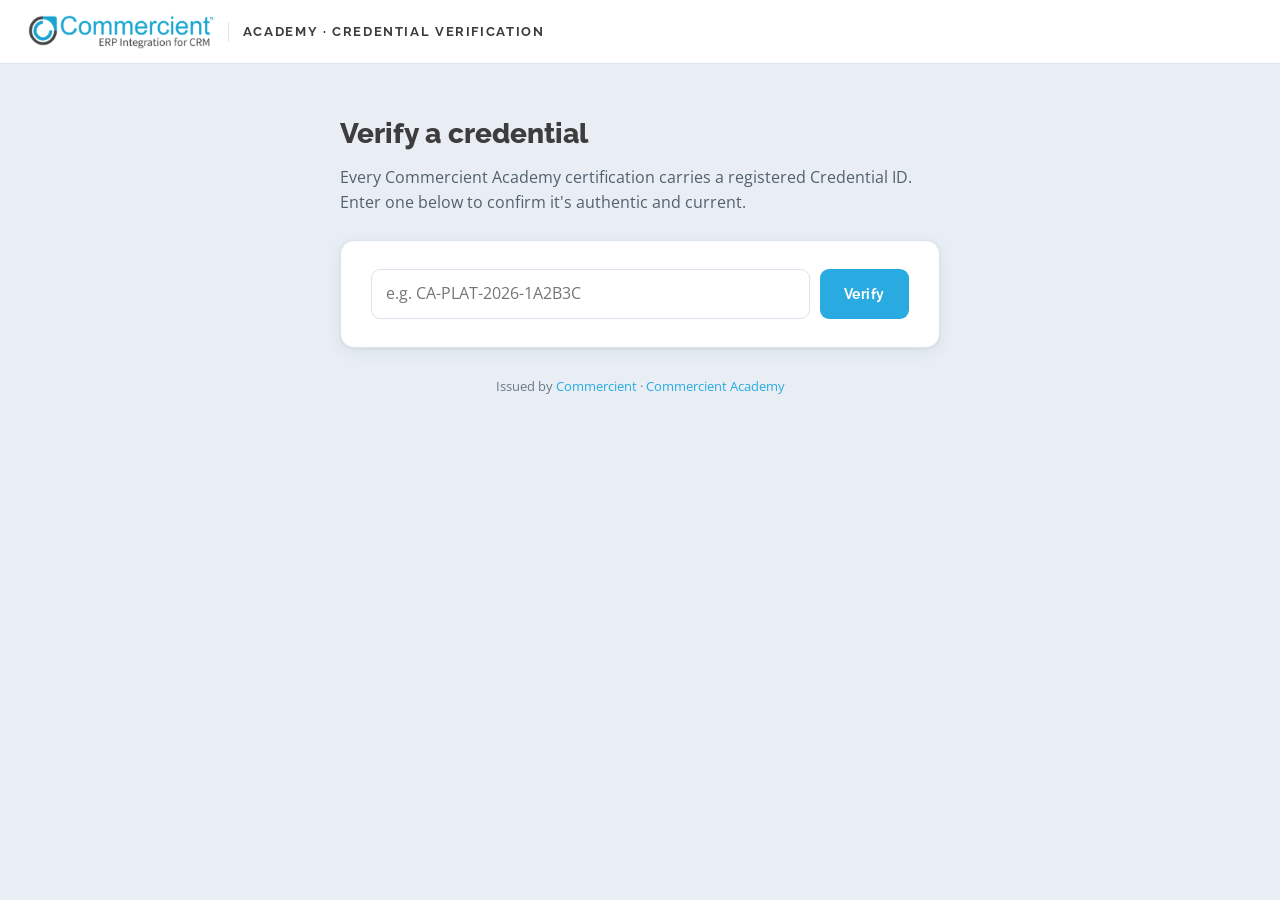
<file: verify.html>
<!DOCTYPE html>
<html lang="en">
<head>
<meta charset="UTF-8">
<meta name="viewport" content="width=device-width, initial-scale=1.0">
<title>Verify a Credential — Commercient Academy</title>
<meta name="description" content="Confirm a Commercient Academy credential is authentic and current. Every certification carries a registered, publicly verifiable Credential ID.">
<meta property="og:type" content="website">
<meta property="og:title" content="Verify a Credential — Commercient Academy">
<meta property="og:description" content="Confirm a Commercient Academy credential is authentic and current. Every certification carries a registered, publicly verifiable Credential ID.">
<meta property="og:image" content="https://commercient-partner-academy.netlify.app/assets/og-card.png">
<link rel="icon" href="assets/commercient-icon.png">
<link href="https://fonts.googleapis.com/css2?family=Raleway:wght@600;700;800&family=Open+Sans:wght@400;600;700&display=swap" rel="stylesheet">
<style>
  :root{--teal:#29ABE2;--charcoal:#3D3D3D;--navy:#1B3A5C;--cloud:#E8EEF4;--steel:#4A7FA5;--line:#dbe4ec;--muted:#6a7886}
  *{box-sizing:border-box} body{margin:0;font-family:'Open Sans',sans-serif;background:var(--cloud);color:var(--charcoal);line-height:1.6}
  .top{display:flex;align-items:center;gap:14px;height:64px;padding:0 28px;background:#fff;border-bottom:1px solid var(--line)}
  .top img{height:34px}
  .top .t{font-family:'Raleway';font-weight:700;letter-spacing:.13em;font-size:12.5px;text-transform:uppercase;border-left:1px solid var(--line);padding-left:14px}
  .wrap{max-width:640px;margin:48px auto;padding:0 20px}
  h1{font-family:'Raleway';font-weight:800;font-size:28px;margin:0 0 8px}
  .lead{color:#52606d;margin:0 0 24px}
  .card{background:#fff;border:1px solid var(--line);border-radius:14px;padding:28px 30px;box-shadow:0 1px 3px rgba(27,58,92,.08),0 4px 16px rgba(27,58,92,.06)}
  .row{display:flex;gap:10px}
  input{flex:1;font:inherit;padding:11px 14px;border:1.5px solid var(--line);border-radius:9px}
  input:focus{outline:none;border-color:var(--teal)}
  button{font-family:'Raleway';font-weight:700;letter-spacing:.04em;background:var(--teal);color:#fff;border:none;border-radius:9px;padding:12px 24px;font-size:14px;cursor:pointer}
  button:hover{background:#1f93c6}
  .result{margin-top:22px;display:none}
  .status{display:inline-block;font-family:'Raleway';font-weight:700;font-size:12px;letter-spacing:.1em;text-transform:uppercase;padding:5px 14px;border-radius:30px;margin-bottom:14px}
  .status.valid{background:#e5f5e7;color:#2e7d32}
  .status.expired{background:#fdf0e2;color:#b26a00}
  .status.revoked,.status.notfound{background:#fbe9e7;color:#b23b32}
  .meta{display:grid;grid-template-columns:1fr 1fr;gap:14px 24px;margin-top:6px}
  .meta div span{display:block;font-size:11px;letter-spacing:.12em;text-transform:uppercase;color:var(--muted);font-weight:700}
  .meta .full{grid-column:1/-1}
  .holder{font-family:'Raleway';font-weight:800;font-size:24px;color:var(--navy);margin:0 0 2px}
  .foot{text-align:center;color:var(--muted);font-size:13px;margin-top:28px}
  .foot a{color:var(--teal);text-decoration:none}
</style>
</head>
<body>
  <div class="top">
    <img src="assets/commercient-logo.png" alt="Commercient">
    <span class="t">Academy · Credential Verification</span>
  </div>
  <div class="wrap">
    <h1>Verify a credential</h1>
    <p class="lead">Every Commercient Academy certification carries a registered Credential ID. Enter one below to confirm it's authentic and current.</p>
    <div class="card">
      <div class="row">
        <input id="cid" placeholder="e.g. CA-PLAT-2026-1A2B3C" autocomplete="off">
        <button id="go">Verify</button>
      </div>
      <div class="result" id="result"></div>
    </div>
    <p class="foot">Issued by <a href="https://www.commercient.com" rel="noopener">Commercient</a> · <a href="index.html">Commercient Academy</a></p>
  </div>
<script src="config.js?v=4"></script>
<script>
(function(){
  const CFG = window.ACADEMY_CONFIG || {};
  const $ = id => document.getElementById(id);
  const fmt = s => new Date(s).toLocaleDateString('en-US',{year:'numeric',month:'long',day:'numeric'});

  async function verify(id){
    const box = $('result');
    box.style.display = 'block';
    box.innerHTML = '<p style="color:var(--muted)">Checking…</p>';
    try{
      const resp = await fetch(CFG.SUPABASE_URL + '/rest/v1/rpc/verify_credential', {
        method: 'POST',
        headers: { 'Content-Type': 'application/json', 'apikey': CFG.SUPABASE_ANON_KEY,
                   'Authorization': 'Bearer ' + CFG.SUPABASE_ANON_KEY },
        body: JSON.stringify({ p_credential_id: id })
      });
      if(!resp.ok) throw new Error('Verification service unavailable (' + resp.status + ').');
      const d = await resp.json();
      if(!d.found){
        box.innerHTML = '<span class="status notfound">Not found</span><p style="margin:0">No credential matches <strong>' + esc(id) + '</strong>. Check the ID and try again.</p>';
        return;
      }
      const label = d.status === 'valid' ? '✓ Valid credential' : d.status === 'expired' ? 'Expired' : 'Revoked';
      box.innerHTML =
        '<span class="status ' + d.status + '">' + label + '</span>' +
        '<p class="holder">' + esc(d.holder_name) + '</p>' +
        (d.company ? '<p style="margin:0 0 14px;color:#52606d">' + esc(d.company) + '</p>' : '') +
        '<div class="meta">' +
          '<div class="full"><span>Certification</span>' + esc(d.course_title) + '</div>' +
          '<div><span>Credential</span>' + esc(d.badge_name) + '</div>' +
          '<div><span>Credential ID</span>' + esc(d.credential_id) + (d.cred_no ? ' · #' + String(d.cred_no).padStart(4,'0') : '') + '</div>' +
          '<div><span>Issued</span>' + fmt(d.issued_at) + '</div>' +
          '<div><span>Valid through</span>' + fmt(d.expires_at) + '</div>' +
        '</div>';
    }catch(e){
      box.innerHTML = '<span class="status notfound">Error</span><p style="margin:0">' + esc(e.message||'Something went wrong.') + '</p>';
    }
  }
  function esc(s){ const d=document.createElement('div'); d.textContent=s==null?'':String(s); return d.innerHTML; }

  $('go').addEventListener('click', ()=>{ const v=$('cid').value.trim(); if(v) verify(v); });
  $('cid').addEventListener('keydown', e=>{ if(e.key==='Enter'){ const v=$('cid').value.trim(); if(v) verify(v); } });

  const fromUrl = new URLSearchParams(location.search).get('id');
  if(fromUrl){ $('cid').value = fromUrl; verify(fromUrl); }
})();
</script>
</body>
</html>
</file>
